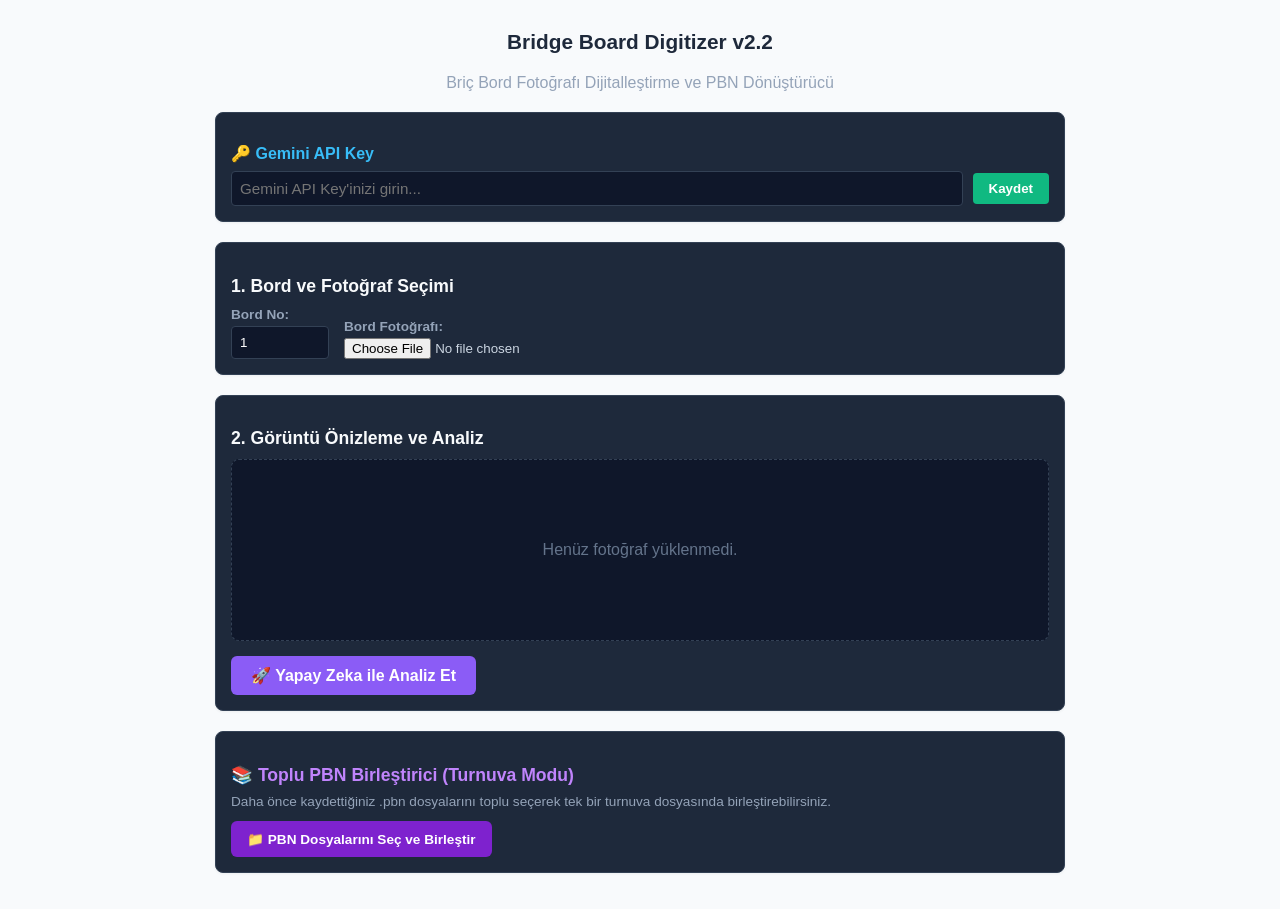
<file: index.html>
<!DOCTYPE html>
<html lang="tr">
<head>
    <meta charset="UTF-8">
    <meta name="viewport" content="width=device-width, initial-scale=1.0">
    <title>Bridge Board Digitizer v2.2</title>
    <link rel="stylesheet" href="style.css">
</head>
<body>
    <div class="container">
        <header style="margin-bottom: 20px; text-align: center;">
            <h1>Bridge Board Digitizer v2.2</h1>
            <p style="color: #94a3b8;">Briç Bord Fotoğrafı Dijitalleştirme ve PBN Dönüştürücü</p>
        </header>

        <!-- API KEY PANELİ -->
        <div class="panel" style="background: #1e293b; border: 1px solid #334155; margin-bottom: 20px; padding: 15px; border-radius: 8px;">
            <h3 style="color: #38bdf8; font-size: 1rem; margin-bottom: 8px;">🔑 Gemini API Key</h3>
            <div style="display: flex; gap: 10px; align-items: center;">
                <input type="password" id="apiKeyInput" placeholder="Gemini API Key'inizi girin..." style="flex-grow: 1; padding: 8px; border-radius: 4px; border: 1px solid #334155; background: #0f172a; color: #fff;">
                <button id="btn-save-key" style="background: #10b981; color: white; border: none; padding: 8px 16px; border-radius: 4px; cursor: pointer; font-weight: bold;">Kaydet</button>
            </div>
        </div>

        <!-- 1. KONTROL VE YÜKLEME PANELİ -->
        <div class="panel" style="background: #1e293b; border: 1px solid #334155; margin-bottom: 20px; padding: 15px; border-radius: 8px;">
            <h3 style="color: #f8fafc; font-size: 1.1rem; margin-bottom: 10px;">1. Bord ve Fotoğraf Seçimi</h3>
            <div style="display: flex; gap: 15px; align-items: flex-end; margin-top: 10px;">
                <div>
                    <label for="board-number" style="display: block; font-size: 0.85rem; color: #94a3b8; margin-bottom: 4px;">Bord No:</label>
                    <input type="number" id="board-number" value="1" min="1" max="99" style="width: 80px; padding: 8px; border-radius: 4px; border: 1px solid #334155; background: #0f172a; color: #fff;">
                </div>
                <div style="flex-grow: 1;">
                    <label for="imageInput" style="display: block; font-size: 0.85rem; color: #94a3b8; margin-bottom: 4px;">Bord Fotoğrafı:</label>
                    <input type="file" id="imageInput" accept="image/*" style="color: #cbd5e1;">
                </div>
            </div>
        </div>

        <!-- 2. GÖRSEL ÖNİZLEME ALANI -->
        <div class="panel" id="crop-panel" style="background: #1e293b; border: 1px solid #334155; margin-bottom: 20px; padding: 15px; border-radius: 8px;">
            <h3 style="color: #f8fafc; font-size: 1.1rem; margin-bottom: 10px;">2. Görüntü Önizleme ve Analiz</h3>
            <div style="margin-top: 10px; text-align: center; background: #0f172a; padding: 15px; border-radius: 8px; border: 1px dashed #334155; min-height: 150px; display: flex; align-items: center; justify-content: center;">
                <div id="crop-container" style="max-width: 100%; overflow: hidden;">
                    <canvas id="cropCanvas" style="max-width: 100%; height: auto; display: none;"></canvas>
                    <p id="crop-placeholder" style="color: #64748b;">Henüz fotoğraf yüklenmedi.</p>
                </div>
            </div>
            <div style="margin-top: 15px;">
                <button id="btn-analyze" style="background: #8b5cf6; color: white; border: none; padding: 10px 20px; border-radius: 6px; cursor: pointer; font-weight: bold; font-size: 1rem;">🚀 Yapay Zeka ile Analiz Et</button>
            </div>
        </div>

        <!-- 3. ANALİZ SONUÇLARI VE KART DÜZENLEME -->
        <div class="panel" id="results-panel" style="display: none; background: #1e293b; border: 1px solid #334155; margin-bottom: 20px; padding: 15px; border-radius: 8px;">
            <h3 style="color: #f8fafc; font-size: 1.1rem; margin-bottom: 10px;">3. Analiz Sonuçları ve Kart Düzenleme</h3>
            <div id="deck-validation-status" class="status-banner" style="margin-top: 10px; padding: 10px; border-radius: 4px; font-weight: bold;"></div>
            <div id="hands-editor-container" style="margin-top: 15px; overflow-x: auto;"></div>
        </div>

        <!-- 4. HIZLI KONTROL - GÖRSEL EL GÖRÜNÜMÜ -->
        <div class="panel" id="inspectorPanel" style="display: none; background: #1e293b; border: 1px solid #334155; margin-bottom: 20px; padding: 15px; border-radius: 8px;">
            <div style="color: #38bdf8; font-weight: bold; margin-bottom: 12px; font-size: 1.05rem;">🔍 Hızlı Kontrol - Briç Eli Görünümü</div>
            <div id="handsInspector" style="display: grid; grid-template-columns: repeat(auto-fit, minmax(220px, 1fr)); gap: 12px;"></div>
        </div>

        <!-- 5. PBN VE GÖRSEL DOSYA YÖNETİMİ -->
        <div class="panel" id="pbn-panel" style="display: none; background: #1e293b; border: 1px solid #334155; margin-bottom: 20px; padding: 15px; border-radius: 8px;">
            <h3 style="color: #f8fafc; font-size: 1.1rem; margin-bottom: 10px;">4. PBN ve Görsel Dosya Yönetimi</h3>
            <div style="margin-bottom: 10px;">
                <textarea id="pbn-output" readonly style="width: 100%; height: 120px; background: #0f172a; color: #38bdf8; font-family: monospace; padding: 10px; border-radius: 6px; border: 1px solid #334155;"></textarea>
            </div>
            <div style="display: flex; gap: 10px; flex-wrap: wrap;">
                <button id="btn-copy-pbn" style="background: #334155; color: white; border: none; padding: 8px 14px; border-radius: 4px; cursor: pointer;">📋 PBN Kopyala</button>
                <button id="btn-download-pbn" style="background: #10b981; color: white; border: none; padding: 8px 14px; border-radius: 4px; cursor: pointer;">💾 Mevcut PBN İndir</button>
                <button id="btn-download-image" style="background: #0ea5e9; color: white; border: none; padding: 8px 14px; border-radius: 4px; cursor: pointer;">🖼️ 4 Yön Görselini İndir</button>
                <button id="btn-export-all-pbn" style="background: #8b5cf6; color: white; border: none; padding: 8px 14px; border-radius: 4px; cursor: pointer;">📦 Tüm Bordları Tek PBN İndir</button>
                <button id="btn-reset-memory" style="background: #ef4444; color: white; border: none; padding: 8px 14px; border-radius: 4px; cursor: pointer;">🗑️ Hafızayı Sıfırla</button>
            </div>
        </div>

        <!-- 6. TOPLU PBN BİRLEŞTİRİCİ -->
        <div class="panel" style="background: #1e293b; border: 1px solid #334155; padding: 15px; border-radius: 8px;">
            <h3 style="color: #c084fc; font-size: 1.1rem; margin-bottom: 8px;">📚 Toplu PBN Birleştirici (Turnuva Modu)</h3>
            <p style="font-size: 0.85rem; color: #94a3b8; margin: 8px 0 12px 0;">Daha önce kaydettiğiniz .pbn dosyalarını toplu seçerek tek bir turnuva dosyasında birleştirebilirsiniz.</p>
            <label for="mergeFileInput" style="background: #7e22ce; display: inline-block; cursor: pointer; color: white; padding: 10px 16px; border-radius: 6px; font-weight: bold;">📁 PBN Dosyalarını Seç ve Birleştir</label>
            <input type="file" id="mergeFileInput" accept=".pbn" multiple style="display:none;">
            <div id="mergeStatus" style="margin-top: 10px; display: none; padding: 10px; border-radius: 4px; font-weight: bold;"></div>
        </div>
    </div>

    <!-- Çoklu Dosya Yapısı İçin Script Bağlantıları -->
    <script src="script1.js"></script>
    <script src="script2.js"></script>
</body>
</html>
</file>
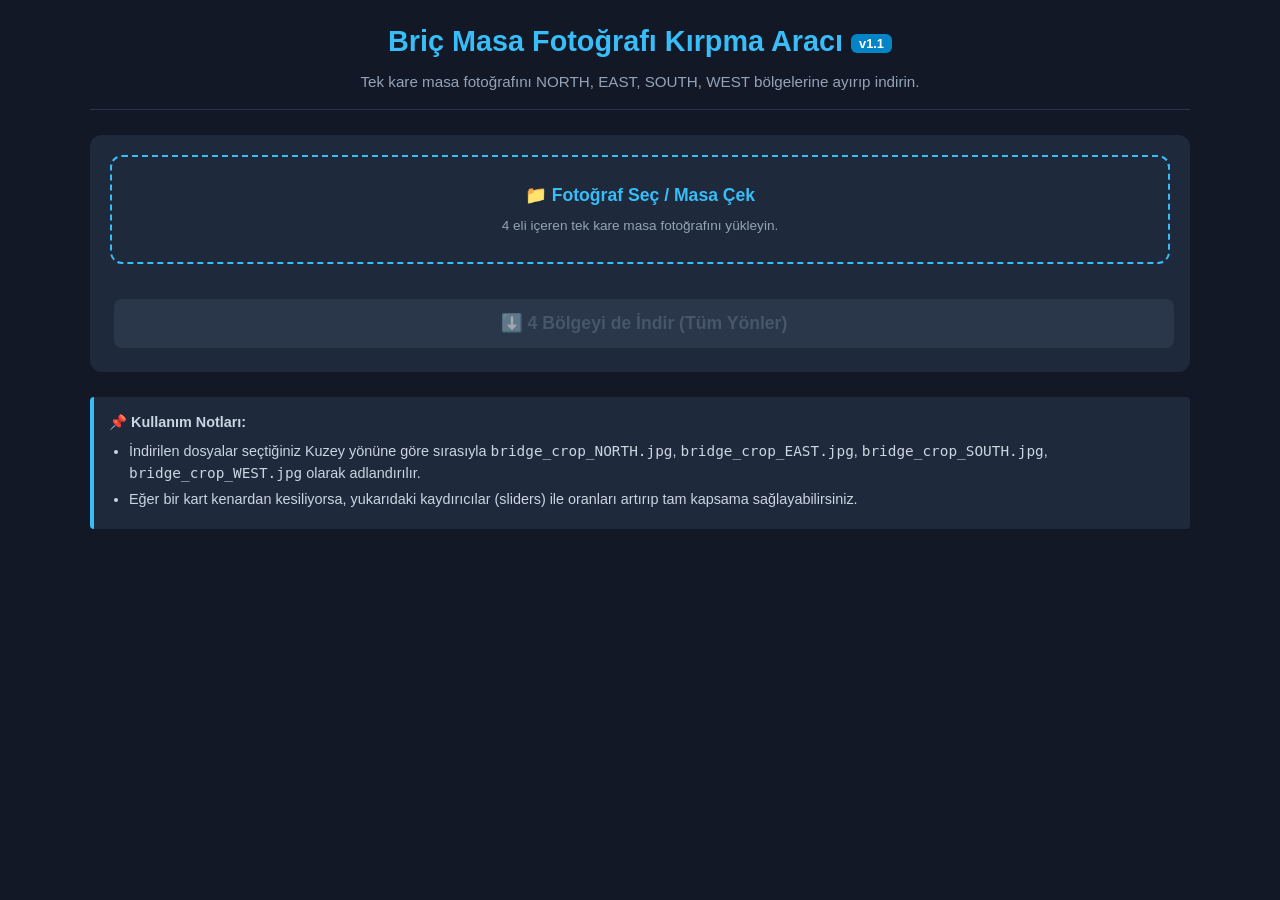
<file: crop(2).html>
<!DOCTYPE html>
<html lang="tr">
<head>
    <meta charset="UTF-8">
    <meta name="viewport" content="width=device-width, initial-scale=1.0">
    <title>Briç Masa Fotoğrafı Kırpma Aracı v1.1</title>
    <style>
        * { box-sizing: border-box; margin: 0; padding: 0; }
        body { font-family: -apple-system, BlinkMacSystemFont, "Segoe UI", Roboto, Helvetica, Arial, sans-serif; background: #121826; color: #f0f4f8; padding: 20px; line-height: 1.5; }
        .container { max-width: 1100px; margin: 0 auto; }
        header { text-align: center; margin-bottom: 25px; padding-bottom: 15px; border-bottom: 1px solid #2a3447; }
        h1 { font-size: 1.8rem; color: #38bdf8; margin-bottom: 8px; }
        .badge { background: #0284c7; color: #fff; padding: 2px 8px; border-radius: 6px; font-size: 0.8rem; vertical-align: middle; }
        p.subtitle { color: #94a3b8; font-size: 0.95rem; }

        .panel { background: #1e293b; padding: 20px; border-radius: 12px; margin-bottom: 25px; }
        .upload-area { background: #1e293b; border: 2px dashed #38bdf8; border-radius: 12px; padding: 25px; text-align: center; margin-bottom: 20px; cursor: pointer; transition: border-color 0.2s; }
        .upload-area:hover { border-color: #7dd3fc; }
        .btn-upload { color: #38bdf8; font-weight: 700; font-size: 1.1rem; }
        .upload-hint { color: #94a3b8; font-size: 0.85rem; margin-top: 8px; display: block; }

        .btn { display: inline-block; background: #0284c7; color: white; padding: 10px 20px; border-radius: 8px; font-weight: 600; cursor: pointer; border: none; font-size: 0.95rem; transition: background 0.2s; text-decoration: none; margin: 4px; }
        .btn:hover { background: #0369a1; }
        .btn:disabled { background: #334155; color: #64748b; cursor: not-allowed; opacity: 0.6; }
        .btn-success { background: #10b981; }
        .btn-success:hover { background: #059669; }
        .btn-large { width: 100%; padding: 14px; font-size: 1.1rem; margin-top: 15px; }

        /* MANUEL SLIDER PANELSİ */
        .controls-card { background: #0f172a; padding: 18px; border-radius: 10px; margin-bottom: 20px; border: 1px solid #334155; }
        .controls-card h3 { font-size: 1rem; color: #f1f5f9; margin-bottom: 15px; border-bottom: 1px solid #1e293b; padding-bottom: 8px; }
        .grid-controls { display: grid; grid-template-columns: repeat(auto-fit, minmax(220px, 1fr)); gap: 15px; }
        .control-group { background: #1e293b; padding: 12px; border-radius: 8px; }
        .control-group label { display: block; font-size: 0.85rem; color: #cbd5e1; margin-bottom: 6px; }
        .control-group input[type="range"] { width: 100%; cursor: pointer; }
        .val-badge { float: right; color: #38bdf8; font-weight: bold; }

        /* UYARI BANNERI */
        .status-banner { padding: 12px 16px; border-radius: 8px; margin-bottom: 20px; font-size: 0.95rem; text-align: center; }
        .status-info { background: #0f172a; border: 1px solid #38bdf8; color: #7dd3fc; }
        .status-success { background: #064e3b; border: 1px solid #10b981; color: #6ee7b7; }

        /* KADRAJ GRID DÜZENİ */
        .table-grid { display: flex; flex-direction: column; align-items: center; gap: 15px; margin: 20px 0; }
        .grid-middle-row { display: flex; justify-content: center; gap: 15px; width: 100%; flex-wrap: wrap; }

        .crop-card { background: #1e293b; border-radius: 12px; border: 1px solid #334155; padding: 12px; width: 280px; display: flex; flex-direction: column; align-items: center; transition: all 0.2s; }
        .crop-card.is-north { border: 2px solid #38bdf8; box-shadow: 0 0 12px rgba(56, 189, 248, 0.3); }
        .crop-card.is-assigned { border: 1px solid #10b981; }

        .region-label { font-size: 0.85rem; color: #94a3b8; font-weight: 600; text-transform: uppercase; margin-bottom: 6px; }

        /* YÖN ETİKETLERİ */
        .dir-badge { font-size: 0.8rem; font-weight: 700; padding: 4px 10px; border-radius: 20px; margin-bottom: 8px; }
        .dir-badge.unassigned { background: #334155; color: #94a3b8; }
        .dir-badge.badge-N { background: #0284c7; color: #fff; }
        .dir-badge.badge-E { background: #d97706; color: #fff; }
        .dir-badge.badge-S { background: #16a34a; color: #fff; }
        .dir-badge.badge-W { background: #9333ea; color: #fff; }

        /* GÖRSEL BOYUT KISITLAMASI */
        .crop-preview-img { width: 100%; max-height: 200px; object-fit: contain; border-radius: 6px; border: 1px solid #0f172a; background: #090d16; margin: 8px 0; display: block; }

        .btn-set-north { background: #0f172a; color: #38bdf8; border: 1px solid #38bdf8; padding: 8px 12px; border-radius: 6px; font-size: 0.85rem; font-weight: 600; cursor: pointer; width: 100%; margin-top: 6px; transition: all 0.2s; }
        .btn-set-north:hover { background: #38bdf8; color: #0f172a; }

        .info-box { background: #1e293b; border-left: 4px solid #38bdf8; padding: 15px; border-radius: 4px; margin-top: 25px; font-size: 0.9rem; color: #cbd5e1; }
        .info-box ul { margin-left: 20px; margin-top: 8px; }
        .info-box li { margin-bottom: 4px; }
    </style>
</head>
<body>

    <div class="container">
        <header>
            <h1>Briç Masa Fotoğrafı Kırpma Aracı <span class="badge">v1.1</span></h1>
            <p class="subtitle">Tek kare masa fotoğrafını NORTH, EAST, SOUTH, WEST bölgelerine ayırıp indirin.</p>
        </header>

        <div class="panel">
            <div class="upload-area" onclick="document.getElementById('imageInput').click()">
                <div class="btn-upload">📁 Fotoğraf Seç / Masa Çek</div>
                <input type="file" id="imageInput" accept="image/*" style="display:none;" onchange="handleImageUpload(event)">
                <span class="upload-hint">4 eli içeren tek kare masa fotoğrafını yükleyin.</span>
            </div>

            <!-- MANUEL SLIDER AYARLARI (Orijinal Yüzdeler & ID'ler) -->
            <div class="controls-card" id="controlsCard" style="display: none;">
                <h3>⚙️ Kırpma Oranları ve Örtüşme Payları (Canlı Ayar)</h3>
                <div class="grid-controls">
                    <div class="control-group">
                        <label>KUZEY (NORTH - Üst Yükseklik): <span class="val-badge" id="valTop">38%</span></label>
                        <input type="range" id="sliderTop" min="20" max="60" value="38" oninput="updateCrops()">
                    </div>
                    <div class="control-group">
                        <label>GÜNEY (SOUTH - Alt Yükseklik): <span class="val-badge" id="valBottom">38%</span></label>
                        <input type="range" id="sliderBottom" min="20" max="60" value="38" oninput="updateCrops()">
                    </div>
                    <div class="control-group">
                        <label>BATI (WEST - Sol Genişlik): <span class="val-badge" id="valLeft">42%</span></label>
                        <input type="range" id="sliderLeft" min="20" max="60" value="42" oninput="updateCrops()">
                    </div>
                    <div class="control-group">
                        <label>DOĞU (EAST - Sağ Genişlik): <span class="val-badge" id="valRight">42%</span></label>
                        <input type="range" id="sliderRight" min="20" max="60" value="42" oninput="updateCrops()">
                    </div>
                </div>
                <p style="font-size:0.8rem; color:#94a3b8; margin-top: 10px;">* Kartların dışarıda kalmaması için orta kısımlarda bilinçli olarak örtüşme (overlap) bırakılmıştır.</p>
            </div>

            <div id="statusBanner" class="status-banner status-info" style="display:none;">
                ⚠️ Lütfen Kuzey (N) olan kutunun altındaki <strong>"🧭 Bu Kutu Kuzey (N)"</strong> butonuna tıklayın.
            </div>

            <!-- 4 BÖLGE KADRAJ GRIDI -->
            <div class="table-grid" id="tableGrid" style="display: none;">
                
                <!-- ÜST BÖLGE (Index 0) -->
                <div class="crop-card" id="cropCard-0">
                    <span class="region-label">Üst Bölge</span>
                    <span id="cropBadge-0" class="dir-badge unassigned">Seçilmedi</span>
                    <img id="cropPrev-0" class="crop-preview-img" alt="Üst">
                    <button class="btn-set-north" onclick="setNorthPosition(0)">🧭 Bu Kutu Kuzey (N)</button>
                </div>

                <!-- ORTA SATIR: SOL (Index 3) & SAĞ (Index 1) -->
                <div class="grid-middle-row">
                    <div class="crop-card" id="cropCard-3">
                        <span class="region-label">Sol Bölge</span>
                        <span id="cropBadge-3" class="dir-badge unassigned">Seçilmedi</span>
                        <img id="cropPrev-3" class="crop-preview-img" alt="Sol">
                        <button class="btn-set-north" onclick="setNorthPosition(3)">🧭 Bu Kutu Kuzey (N)</button>
                    </div>

                    <div class="crop-card" id="cropCard-1">
                        <span class="region-label">Sağ Bölge</span>
                        <span id="cropBadge-1" class="dir-badge unassigned">Seçilmedi</span>
                        <img id="cropPrev-1" class="crop-preview-img" alt="Sağ">
                        <button class="btn-set-north" onclick="setNorthPosition(1)">🧭 Bu Kutu Kuzey (N)</button>
                    </div>
                </div>

                <!-- ALT BÖLGE (Index 2) -->
                <div class="crop-card" id="cropCard-2">
                    <span class="region-label">Alt Bölge</span>
                    <span id="cropBadge-2" class="dir-badge unassigned">Seçilmedi</span>
                    <img id="cropPrev-2" class="crop-preview-img" alt="Alt">
                    <button class="btn-set-north" onclick="setNorthPosition(2)">🧭 Bu Kutu Kuzey (N)</button>
                </div>

            </div>

            <button id="btnDownload" class="btn btn-success btn-large" disabled onclick="downloadAllCrops()">
                ⬇️ 4 Bölgeyi de İndir (Tüm Yönler)
            </button>
        </div>

        <div class="info-box">
            <strong>📌 Kullanım Notları:</strong>
            <ul>
                <li>İndirilen dosyalar seçtiğiniz Kuzey yönüne göre sırasıyla <code>bridge_crop_NORTH.jpg</code>, <code>bridge_crop_EAST.jpg</code>, <code>bridge_crop_SOUTH.jpg</code>, <code>bridge_crop_WEST.jpg</code> olarak adlandırılır.</li>
                <li>Eğer bir kart kenardan kesiliyorsa, yukarıdaki kaydırıcılar (sliders) ile oranları artırıp tam kapsama sağlayabilirsiniz.</li>
            </ul>
        </div>
    </div>

    <script>
        const dirNames = ['N', 'E', 'S', 'W'];
        const dirLabels = { N: 'KUZEY (N)', E: 'DOĞU (E)', S: 'GÜNEY (S)', W: 'BATI (W)' };
        const dirFileSuffix = { N: 'NORTH', E: 'EAST', S: 'SOUTH', W: 'WEST' };

        let loadedImage = null;
        let activeNorthIndex = null;
        const boxCanvases = [null, null, null, null];
        const boxAssignedDirs = [null, null, null, null];

        function handleImageUpload(e) {
            const file = e.target.files[0];
            if (!file) return;

            const reader = new FileReader();
            reader.onload = function(evt) {
                const img = new Image();
                img.onload = function() {
                    loadedImage = img;
                    document.getElementById('controlsCard').style.display = 'block';
                    document.getElementById('tableGrid').style.display = 'flex';
                    document.getElementById('statusBanner').style.display = 'block';
                    updateCrops();
                    resetDirections();
                };
                img.src = evt.target.result;
            };
            reader.readAsDataURL(file);
        }

        function updateCrops() {
            if (!loadedImage) return;

            const topPct = parseInt(document.getElementById('sliderTop').value) / 100;
            const bottomPct = parseInt(document.getElementById('sliderBottom').value) / 100;
            const leftPct = parseInt(document.getElementById('sliderLeft').value) / 100;
            const rightPct = parseInt(document.getElementById('sliderRight').value) / 100;

            document.getElementById('valTop').innerText = Math.round(topPct * 100) + '%';
            document.getElementById('valBottom').innerText = Math.round(bottomPct * 100) + '%';
            document.getElementById('valLeft').innerText = Math.round(leftPct * 100) + '%';
            document.getElementById('valRight').innerText = Math.round(rightPct * 100) + '%';

            const w = loadedImage.naturalWidth;
            const h = loadedImage.naturalHeight;

            // Ilk çalışan kodunuzun birebir bölge hesaplamaları:
            // Box 0: Üst (Top)
            // Box 1: Sağ (East)
            // Box 2: Alt (Bottom)
            // Box 3: Sol (West)
            const cropSpecs = [
                { x: 0, y: 0, width: w, height: topPct * h },                          // Box 0 (Üst)
                { x: (1 - rightPct) * w, y: 0.18 * h, width: rightPct * w, height: 0.64 * h }, // Box 1 (Sağ)
                { x: 0, y: (1 - bottomPct) * h, width: w, height: bottomPct * h },     // Box 2 (Alt)
                { x: 0, y: 0.18 * h, width: leftPct * w, height: 0.64 * h }            // Box 3 (Sol)
            ];

            for (let i = 0; i < 4; i++) {
                const spec = cropSpecs[i];
                const canvas = document.createElement('canvas');
                canvas.width = Math.round(spec.width);
                canvas.height = Math.round(spec.height);

                const ctx = canvas.getContext('2d');
                ctx.drawImage(
                    loadedImage,
                    Math.round(spec.x), Math.round(spec.y), Math.round(spec.width), Math.round(spec.height),
                    0, 0, canvas.width, canvas.height
                );

                boxCanvases[i] = canvas;
                document.getElementById(`cropPrev-${i}`).src = canvas.toDataURL('image/jpeg', 0.92);
            }
        }

        function resetDirections() {
            activeNorthIndex = null;
            for (let i = 0; i < 4; i++) {
                boxAssignedDirs[i] = null;
                const card = document.getElementById(`cropCard-${i}`);
                const badge = document.getElementById(`cropBadge-${i}`);
                
                if (card) card.className = 'crop-card';
                if (badge) {
                    badge.className = 'dir-badge unassigned';
                    badge.innerText = 'Seçilmedi';
                }
            }
            document.getElementById('btnDownload').disabled = true;
            
            const banner = document.getElementById('statusBanner');
            banner.className = 'status-banner status-info';
            banner.innerHTML = '⚠️ Lütfen Kuzey (N) olan kutunun altındaki <strong>"🧭 Bu Kutu Kuzey (N)"</strong> butonuna tıklayın.';
        }

        function setNorthPosition(northIndex) {
            activeNorthIndex = northIndex;

            for (let k = 0; k < 4; k++) {
                const boxIdx = (northIndex + k) % 4;
                const dir = dirNames[k];
                boxAssignedDirs[boxIdx] = dir;

                const card = document.getElementById(`cropCard-${boxIdx}`);
                const badge = document.getElementById(`cropBadge-${boxIdx}`);

                if (card) card.className = boxIdx === northIndex ? 'crop-card is-north' : 'crop-card is-assigned';
                if (badge) {
                    badge.className = `dir-badge badge-${dir}`;
                    badge.innerText = dirLabels[dir];
                }
            }

            document.getElementById('btnDownload').disabled = false;

            const banner = document.getElementById('statusBanner');
            banner.className = 'status-banner status-success';
            banner.innerHTML = '✅ Kuzey belirlendi! Tüm yönler saat yönünde (N → E → S → W) atandı. İndirebilirsiniz.';
        }

        async function downloadAllCrops() {
            if (activeNorthIndex === null) return;

            const downloadBtn = document.getElementById('btnDownload');
            downloadBtn.disabled = true;
            downloadBtn.innerText = '⏳ Fotoğraflar İndiriliyor...';

            for (let i = 0; i < 4; i++) {
                const canvas = boxCanvases[i];
                const dir = boxAssignedDirs[i];
                if (!canvas || !dir) continue;

                const fileName = `bridge_crop_${dirFileSuffix[dir]}.jpg`;
                const dataUrl = canvas.toDataURL('image/jpeg', 0.95);

                const link = document.createElement('a');
                link.href = dataUrl;
                link.download = fileName;
                document.body.appendChild(link);
                link.click();
                document.body.removeChild(link);

                await new Promise(resolve => setTimeout(resolve, 300));
            }

            downloadBtn.disabled = false;
            downloadBtn.innerText = '⬇️ 4 Bölgeyi de İndir (Tüm Yönler)';
        }
    </script>
</body>
</html>
</file>
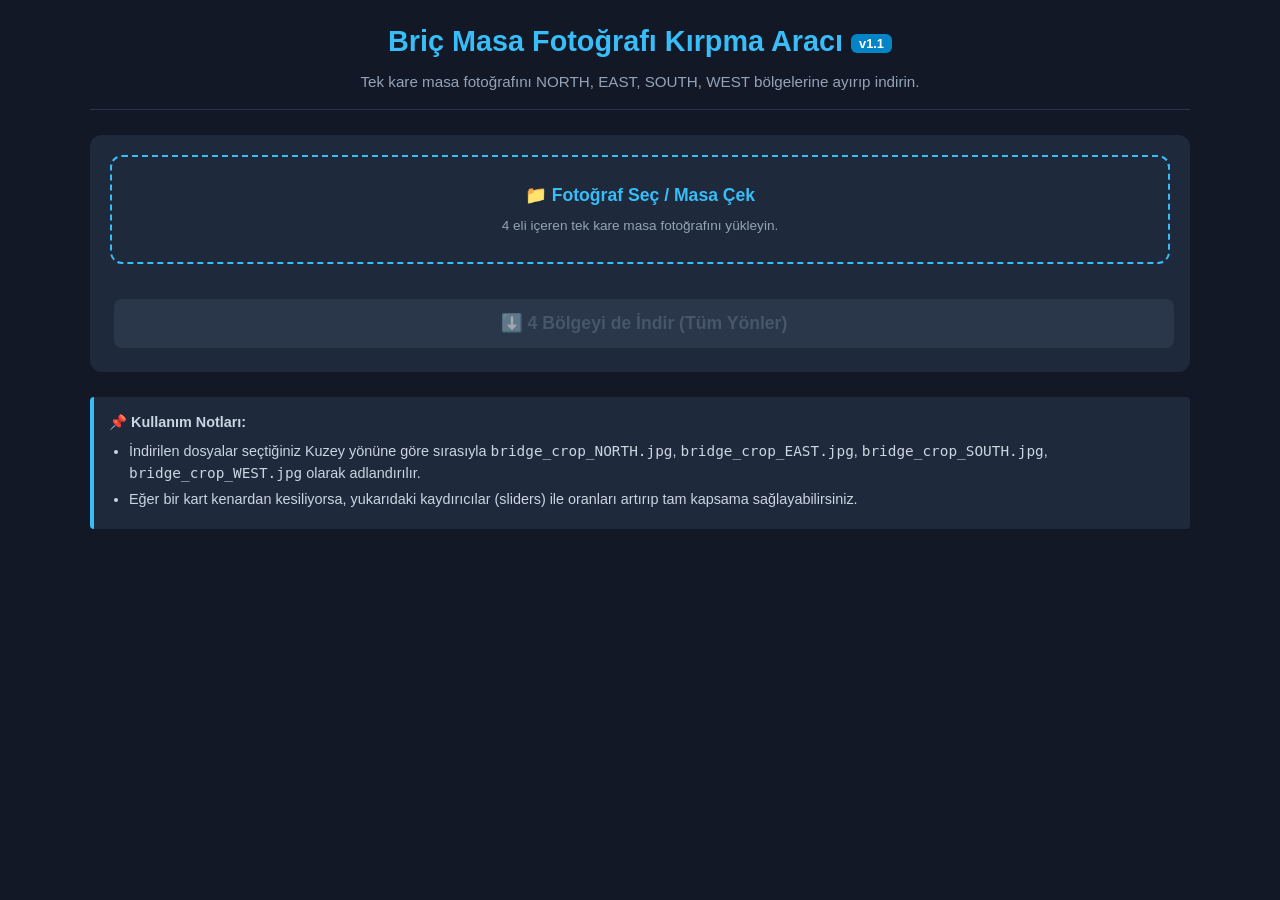
<file: crop.html>
<!DOCTYPE html>
<html lang="tr">
<head>
    <meta charset="UTF-8">
    <meta name="viewport" content="width=device-width, initial-scale=1.0">
    <title>Briç Masa Fotoğrafı Kırpma Aracı v1.1</title>
    <link rel="stylesheet" href="cropstyle.css">
    <script src="cropscript.js"></script>
</head>
<body>

    <div class="container">
        <header>
            <h1>Briç Masa Fotoğrafı Kırpma Aracı <span class="badge">v1.1</span></h1>
            <p class="subtitle">Tek kare masa fotoğrafını NORTH, EAST, SOUTH, WEST bölgelerine ayırıp indirin.</p>
        </header>

        <div class="panel">
            <div class="upload-area" onclick="document.getElementById('imageInput').click()">
                <div class="btn-upload">📁 Fotoğraf Seç / Masa Çek</div>
                <input type="file" id="imageInput" accept="image/*" style="display:none;" onchange="handleImageUpload(event)">
                <span class="upload-hint">4 eli içeren tek kare masa fotoğrafını yükleyin.</span>
            </div>

            <!-- MANUEL SLIDER AYARLARI (Orijinal Yüzdeler & ID'ler) -->
            <div class="controls-card" id="controlsCard" style="display: none;">
                <h3>⚙️ Kırpma Oranları ve Örtüşme Payları (Canlı Ayar)</h3>
                <div class="grid-controls">
                    <div class="control-group">
                        <label>KUZEY (NORTH - Üst Yükseklik): <span class="val-badge" id="valTop">38%</span></label>
                        <input type="range" id="sliderTop" min="20" max="60" value="38" oninput="updateCrops()">
                    </div>
                    <div class="control-group">
                        <label>GÜNEY (SOUTH - Alt Yükseklik): <span class="val-badge" id="valBottom">38%</span></label>
                        <input type="range" id="sliderBottom" min="20" max="60" value="38" oninput="updateCrops()">
                    </div>
                    <div class="control-group">
                        <label>BATI (WEST - Sol Genişlik): <span class="val-badge" id="valLeft">42%</span></label>
                        <input type="range" id="sliderLeft" min="20" max="60" value="42" oninput="updateCrops()">
                    </div>
                    <div class="control-group">
                        <label>DOĞU (EAST - Sağ Genişlik): <span class="val-badge" id="valRight">42%</span></label>
                        <input type="range" id="sliderRight" min="20" max="60" value="42" oninput="updateCrops()">
                    </div>
                </div>
                <p style="font-size:0.8rem; color:#94a3b8; margin-top: 10px;">* Kartların dışarıda kalmaması için orta kısımlarda bilinçli olarak örtüşme (overlap) bırakılmıştır.</p>
            </div>

            <div id="statusBanner" class="status-banner status-info" style="display:none;">
                ⚠️ Lütfen Kuzey (N) olan kutunun altındaki <strong>"🧭 Bu Kutu Kuzey (N)"</strong> butonuna tıklayın.
            </div>

            <!-- 4 BÖLGE KADRAJ GRIDI -->
            <div class="table-grid" id="tableGrid" style="display: none;">
                
                <!-- ÜST BÖLGE (Index 0) -->
                <div class="crop-card" id="cropCard-0">
                    <span class="region-label">Üst Bölge</span>
                    <span id="cropBadge-0" class="dir-badge unassigned">Seçilmedi</span>
                    <img id="cropPrev-0" class="crop-preview-img" alt="Üst">
                    <button class="btn-set-north" onclick="setNorthPosition(0)">🧭 Bu Kutu Kuzey (N)</button>
                </div>

                <!-- ORTA SATIR: SOL (Index 3) & SAĞ (Index 1) -->
                <div class="grid-middle-row">
                    <div class="crop-card" id="cropCard-3">
                        <span class="region-label">Sol Bölge</span>
                        <span id="cropBadge-3" class="dir-badge unassigned">Seçilmedi</span>
                        <img id="cropPrev-3" class="crop-preview-img" alt="Sol">
                        <button class="btn-set-north" onclick="setNorthPosition(3)">🧭 Bu Kutu Kuzey (N)</button>
                    </div>

                    <div class="crop-card" id="cropCard-1">
                        <span class="region-label">Sağ Bölge</span>
                        <span id="cropBadge-1" class="dir-badge unassigned">Seçilmedi</span>
                        <img id="cropPrev-1" class="crop-preview-img" alt="Sağ">
                        <button class="btn-set-north" onclick="setNorthPosition(1)">🧭 Bu Kutu Kuzey (N)</button>
                    </div>
                </div>

                <!-- ALT BÖLGE (Index 2) -->
                <div class="crop-card" id="cropCard-2">
                    <span class="region-label">Alt Bölge</span>
                    <span id="cropBadge-2" class="dir-badge unassigned">Seçilmedi</span>
                    <img id="cropPrev-2" class="crop-preview-img" alt="Alt">
                    <button class="btn-set-north" onclick="setNorthPosition(2)">🧭 Bu Kutu Kuzey (N)</button>
                </div>

            </div>

            <button id="btnDownload" class="btn btn-success btn-large" disabled onclick="downloadAllCrops()">
                ⬇️ 4 Bölgeyi de İndir (Tüm Yönler)
            </button>
        </div>

        <div class="info-box">
            <strong>📌 Kullanım Notları:</strong>
            <ul>
                <li>İndirilen dosyalar seçtiğiniz Kuzey yönüne göre sırasıyla <code>bridge_crop_NORTH.jpg</code>, <code>bridge_crop_EAST.jpg</code>, <code>bridge_crop_SOUTH.jpg</code>, <code>bridge_crop_WEST.jpg</code> olarak adlandırılır.</li>
                <li>Eğer bir kart kenardan kesiliyorsa, yukarıdaki kaydırıcılar (sliders) ile oranları artırıp tam kapsama sağlayabilirsiniz.</li>
            </ul>
        </div>
    </div>
 
</body>
</html>
</file>
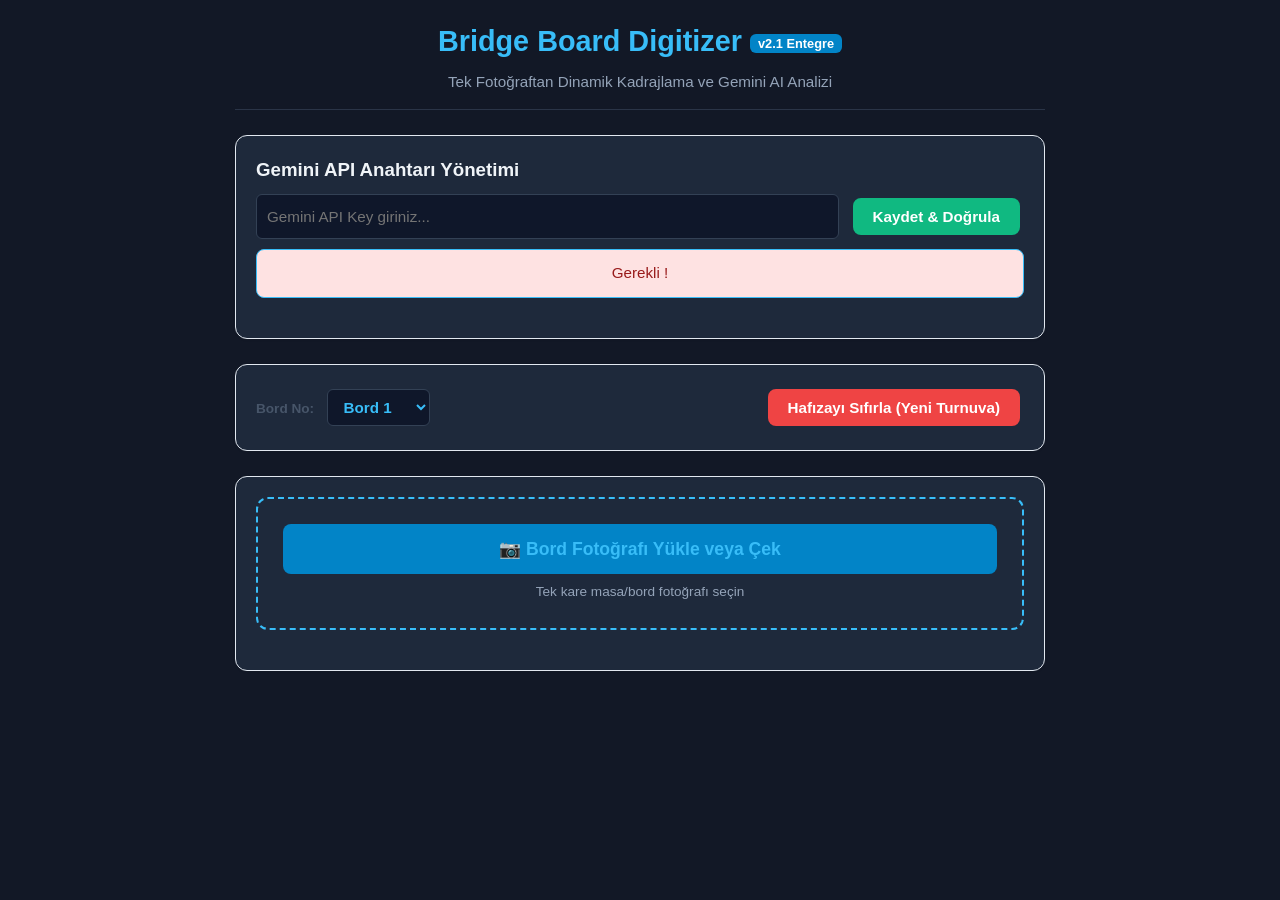
<file: index(12).html>
<!DOCTYPE html>
<html lang="tr">
<head>
    <meta charset="UTF-8">
    <meta name="viewport" content="width=device-width, initial-scale=1.0">
    <title>Bridge Board Digitizer - Entegre Kadraj Sistemi</title>
    <link rel="stylesheet" href="style.css">
    <link rel="stylesheet" href="cropstyle.css">
</head>
<body>
    <div class="container">
        <header>
            <h1>Bridge Board Digitizer <span class="badge">v2.1 Entegre</span></h1>
            <p class="subtitle">Tek Fotoğraftan Dinamik Kadrajlama ve Gemini AI Analizi</p>
        </header>

        <!-- 1. API KEY SAKLAMA VE DOĞRULAMA PANELSİ -->
        <div class="panel" id="api-panel">
            <h3>Gemini API Anahtarı Yönetimi</h3>
            <div style="display: flex; gap: 10px; margin-top: 10px;">
                <input type="password" id="api-key-input" placeholder="Gemini API Key giriniz..." style="flex: 1; padding: 10px; border-radius: 6px; border: 1px solid #334155; background: #0f172a; color: #fff;">
                <button class="btn btn-success" id="btn-save-key">Kaydet & Doğrula</button>
            </div>
            <div id="api-status" class="status-banner status-info" style="margin-top: 10px; display: none;"></div>
        </div>

        <!-- 2. BORD NUMARASI VE TURNUVA YÖNETİMİ -->
        <div class="panel">
            <div style="display: flex; justify-content: space-between; align-items: center; flex-wrap: wrap; gap: 10px;">
                <div>
                    <label for="board-number" style="font-weight: 600; margin-right: 8px;">Bord No:</label>
                    <select id="board-number" style="padding: 8px 12px; border-radius: 6px; background: #0f172a; color: #38bdf8; border: 1px solid #334155; font-weight: bold;">
                        <!-- JS ile 1-32 arası dinamik doldurulacak -->
                    </select>
                </div>
                <div>
                    <button class="btn" id="btn-reset-memory" style="background: #ef4444;">Hafızayı Sıfırla (Yeni Turnuva)</button>
                </div>
            </div>
        </div>

        <!-- 3. DİNAMİK KADRAJLAMA VE GÖRSEL YÜKLEME ALANI -->
        <div class="panel">
            <!-- Dosya Yükleme Alanı -->
            <div class="upload-area" id="single-upload-area" onclick="document.getElementById('board-image-input').click()">
                <span class="btn-upload">📷 Bord Fotoğrafı Yükle veya Çek</span>
                <span class="upload-hint">Tek kare masa/bord fotoğrafı seçin</span>
                <input type="file" id="board-image-input" accept="image/*" onchange="handleImageUpload(event)" style="display: none;">
            </div>

            <!-- UYARI BANNERI -->
            <div class="status-banner status-info" id="statusBanner" style="display: none;">
                ⚠️ Lütfen Kuzey (N) olan kutunun altındaki <strong>"🧭 Bu Kutu Kuzey (N)"</strong> butonuna tıklayın.
            </div>

            <!-- MANUEL SLIDER PANELİ -->
<div class="controls-card" id="controlsCard" style="display: none;">
    <h3>Kırpma Oranları ve Örtüşme Payları (Canlı Ayar)</h3>
    <div class="grid-controls">
        <div class="control-group">
            <label>KUZEY (NORTH - Üst Yükseklik): <span class="val-badge" id="valTop">38%</span></label>
            <input type="range" id="sliderTop" min="10" max="60" value="38" oninput="updateCrops()">
        </div>
        <div class="control-group">
            <label>GÜNEY (SOUTH - Alt Yükseklik): <span class="val-badge" id="valBottom">38%</span></label>
            <input type="range" id="sliderBottom" min="10" max="60" value="38" oninput="updateCrops()">
        </div>
        <div class="control-group">
            <label>BATI (WEST - Sol Genişlik): <span class="val-badge" id="valLeft">42%</span></label>
            <input type="range" id="sliderLeft" min="10" max="60" value="42" oninput="updateCrops()">
        </div>
        <div class="control-group">
            <label>DOĞU (EAST - Sağ Genişlik): <span class="val-badge" id="valRight">42%</span></label>
            <input type="range" id="sliderRight" min="10" max="60" value="42" oninput="updateCrops()">
        </div>
    </div>
</div>

            <!-- 4 BÖLGELİ KADRAJ MASA DÜZENİ -->
            <div class="table-grid" id="tableGrid" style="display: none;">
                <!-- ÜST BÖLGE (Box 0) -->
                <div class="crop-card" id="cropCard-0">
                    <span class="region-label">Üst Bölge (Box 0)</span>
                    <span class="dir-badge unassigned" id="cropBadge-0">Seçilmedi</span>
                    <img id="cropPrev-0" class="crop-preview-img" alt="Üst Bölge">
                    <button class="btn-set-north" onclick="setNorthPosition(0)">🧭 Bu Kutu Kuzey (N)</button>
                </div>

                <!-- ORTA SATIR (Box 3: Sol, Box 1: Sağ) -->
                <div class="grid-middle-row">
                    <div class="crop-card" id="cropCard-3">
                        <span class="region-label">Sol Bölge (Box 3)</span>
                        <span class="dir-badge unassigned" id="cropBadge-3">Seçilmedi</span>
                        <img id="cropPrev-3" class="crop-preview-img" alt="Sol Bölge">
                        <button class="btn-set-north" onclick="setNorthPosition(3)">🧭 Bu Kutu Kuzey (N)</button>
                    </div>
                    <div class="crop-card" id="cropCard-1">
                        <span class="region-label">Sağ Bölge (Box 1)</span>
                        <span class="dir-badge unassigned" id="cropBadge-1">Seçilmedi</span>
                        <img id="cropPrev-1" class="crop-preview-img" alt="Sağ Bölge">
                        <button class="btn-set-north" onclick="setNorthPosition(1)">🧭 Bu Kutu Kuzey (N)</button>
                    </div>
                </div>

                <!-- ALT BÖLGE (Box 2) -->
                <div class="crop-card" id="cropCard-2">
                    <span class="region-label">Alt Bölge (Box 2)</span>
                    <span class="dir-badge unassigned" id="cropBadge-2">Seçilmedi</span>
                    <img id="cropPrev-2" class="crop-preview-img" alt="Alt Bölge">
                    <button class="btn-set-north" onclick="setNorthPosition(2)">🧭 Bu Kutu Kuzey (N)</button>
                </div>

                <!-- ANALİZ VE İNDİRME BUTONLARI -->
                <div style="width: 100%; margin-top: 15px;">
                    <button class="btn btn-success btn-large" id="btn-analyze" disabled>🤖 Gemini ile Analiz Et ve Kartları Oku</button>
                    <button class="btn" id="btnDownload" disabled style="display: none; width: 100%; margin-top: 8px;" onclick="downloadAllCrops()">⬇️ 4 Bölgeyi de İndir (Tüm Yönler)</button>
                </div>
            </div>
        </div>

        <!-- 4. ANALİZ SONUÇLARI VE 52 KART DOĞRULAMA MODÜLÜ -->
        <div class="panel" id="results-panel" style="display: none;">
            <h3>Analiz Sonuçları ve Doğrulama</h3>
            <div id="deck-validation-status" class="status-banner" style="margin-top: 10px;"></div>

            <!-- Kart Editör Tablosu -->
            <div id="hands-editor-container" style="margin-top: 15px; overflow-x: auto;"></div>
        </div>

        <!-- 5. PBN ÇIKTI VE TOPLU BİRLEŞTİRİCİ MODÜLÜ -->
        <div class="panel" id="pbn-panel" style="display: none;">
            <h3>PBN Dosya Yönetimi</h3>
            <div style="margin-bottom: 10px;">
                <textarea id="pbn-output" readonly style="width: 100%; height: 120px; background: #0f172a; color: #38bdf8; font-family: monospace; padding: 10px; border-radius: 6px; border: 1px solid #334155;"></textarea>
            </div>
            <div style="display: flex; gap: 10px; flex-wrap: wrap;">
                <button class="btn" id="btn-copy-pbn">📋 PBN Kopyala</button>
                <button class="btn btn-success" id="btn-download-pbn">💾 Mevcut PBN İndir</button>
            </div>

            <hr style="border-color: #334155; margin: 20px 0;">
            <h4>Turnuva Toplu PBN İçe/Dışa Aktarma</h4>
            <div style="display: flex; gap: 10px; margin-top: 10px; flex-wrap: wrap;">
                <button class="btn" id="btn-export-all-pbn" style="background: #8b5cf6;">📦 Tüm Bordları Tek PBN Olarak İndir</button>
            </div>
        </div>
    </div>

    <script src="prompts.js"></script>
    <script src="cropscript.js"></script>
    <script src="script1.js"></script>
    <script src="script2.js"></script>
</body>
</html>
</file>
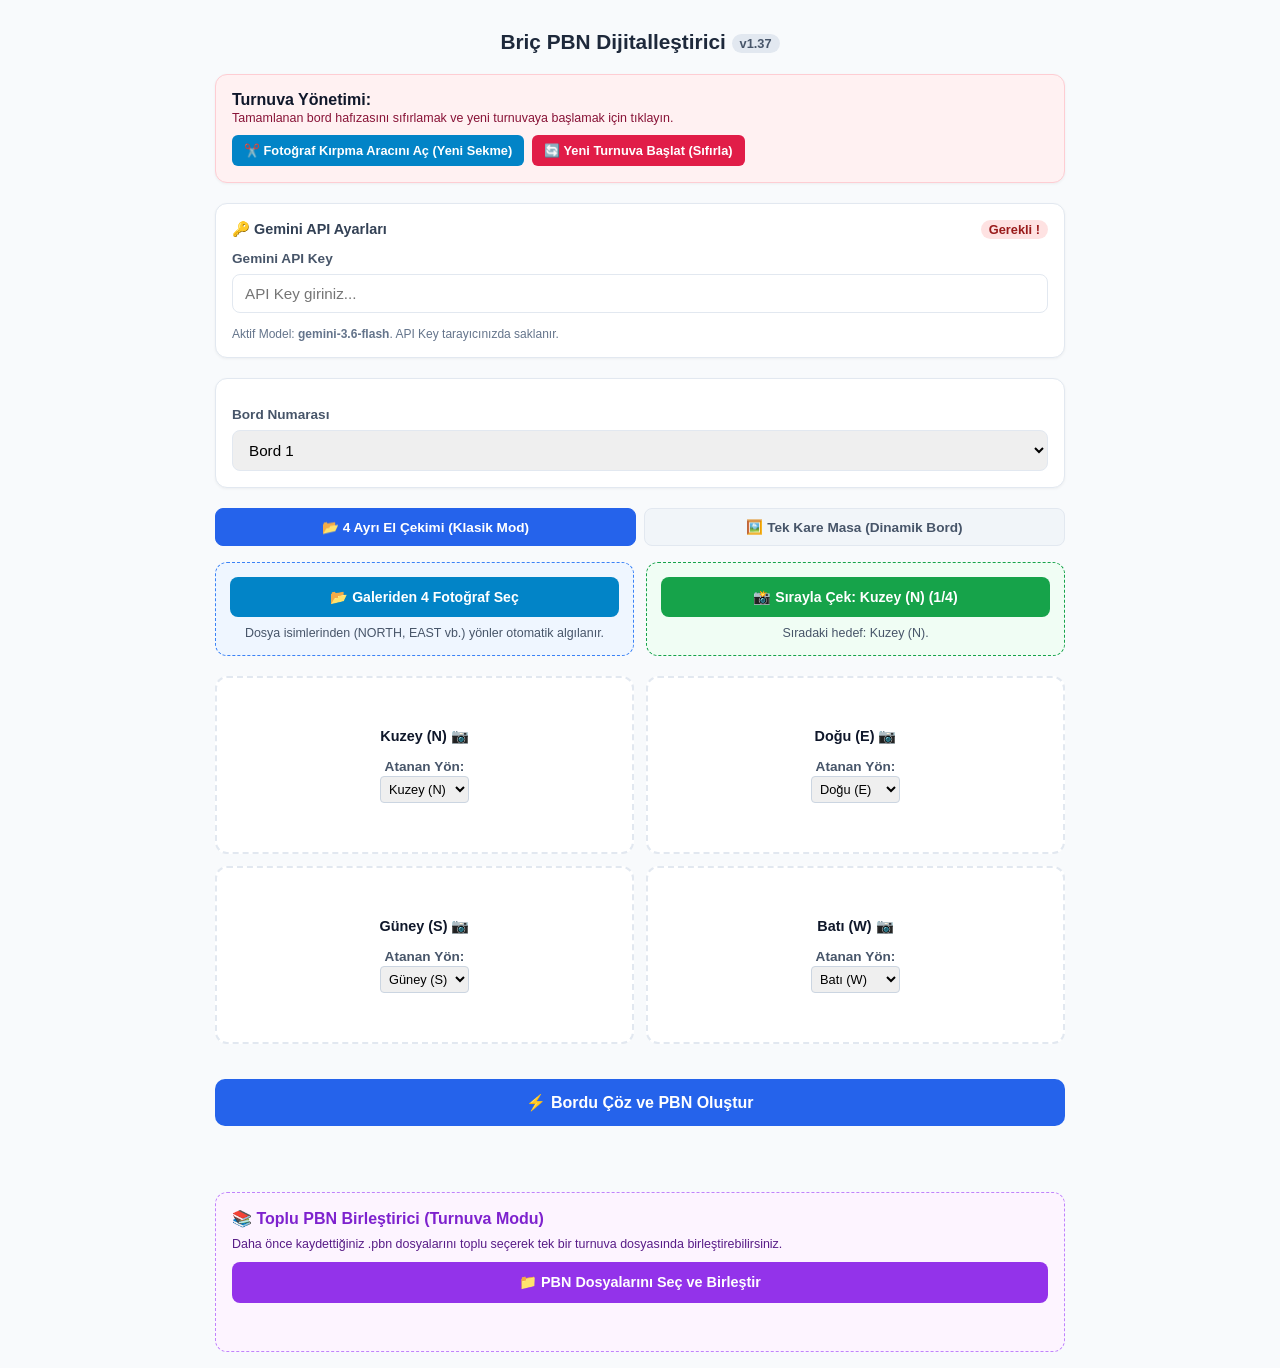
<file: index1_37(1).html>
<!DOCTYPE html>
<html lang="tr">
<head>
    <meta charset="UTF-8">
    <meta name="viewport" content="width=device-width, initial-scale=1.0">
    <link rel="icon" href="data:,">
    <title>Briç PBN Dijitalleştirici v1.37</title>
    <link rel="stylesheet" href="style.css">
    <script src="prompts.js"></script>
</head>
<body>

    <h1>Briç PBN Dijitalleştirici <span class="version-tag">v1.37</span></h1>

    <!-- TURNUVA YÖNETİMİ / SIFIRLAMA PANELİ VE KIRPMA ARACI BUTONU -->
    <div class="panel" style="background: #fff1f2; border-color: #fecdd3;">
        <div style="display: flex; justify-content: space-between; align-items: center; flex-wrap: wrap; gap: 10px;">
            <div>
                <strong>Turnuva Yönetimi:</strong>
                <div style="font-size: 0.78rem; color: #881337; margin-top: 2px;">Tamamlanan bord hafızasını sıfırlamak ve yeni turnuvaya başlamak için tıklayın.</div>
            </div>
            <div style="display: flex; gap: 8px; flex-wrap: wrap;">
                <a href="crop.html" target="_blank" style="background: #0284c7; color: white; border: none; padding: 8px 12px; border-radius: 6px; font-weight: 700; font-size: 0.8rem; text-decoration: none; display: inline-flex; align-items: center; gap: 4px;">✂️ Fotoğraf Kırpma Aracını Aç (Yeni Sekme)</a>
                <button onclick="resetTournamentHistory()" style="background: #e11d48; color: white; border: none; padding: 8px 12px; border-radius: 6px; font-weight: 700; font-size: 0.8rem; cursor: pointer;">🔄 Yeni Turnuva Başlat (Sıfırla)</button>
            </div>
        </div>
    </div>

    <!-- Ayarlar Paneli (API Key Accordion) -->
    <div class="panel">
        <div class="api-accordion-header" onclick="toggleApiKeyPanel()">
            <span>🔑 Gemini API Ayarları</span>
            <span id="apiKeyStatusBadge" class="version-tag">Durum Kontrol Ediliyor...</span>
        </div>
        <div id="apiKeyContent" class="field-group" style="display: none;">
            <label for="apiKey">Gemini API Key</label>
            <input type="password" id="apiKey" placeholder="API Key giriniz..." onchange="saveApiKey()">
            <div style="font-size: 0.75rem; color: #64748b; margin-top: 6px;">
                Aktif Model: <strong>gemini-3.6-flash</strong>. API Key tarayıcınızda saklanır.
            </div>
        </div>
    </div>

    <!-- Bord Seçim Paneli -->
    <div class="panel">
        <div class="field-group">
            <label for="boardNo">Bord Numarası</label>
            <select id="boardNo" onchange="checkSelectedBoardStatus()">
                <!-- Dinamik doldurulacak (1 - 32) -->
            </select>
            <div id="boardWarning" style="font-size: 0.8rem; color: #d97706; margin-top: 4px; display: none;"></div>
        </div>
    </div>

    <!-- MOD SEÇİCİ SEKMELER -->
    <div class="mode-tabs">
        <button id="tab4Photos" class="tab-btn active" onclick="switchMode('4photos')">📂 4 Ayrı El Çekimi (Klasik Mod)</button>
        <button id="tabSingleTable" class="tab-btn" onclick="switchMode('singleTable')">🖼️ Tek Kare Masa (Dinamik Bord)</button>
    </div>

    <!-- MOD 1: 4 AYRI GÖRSEL İLE ÇEKİM -->
    <div id="mode4PhotosArea">
        <div class="upload-options">
            <div class="upload-box">
                <label for="file-batch" class="btn-upload">
                    📂 Galeriden 4 Fotoğraf Seç
                </label>
                <input type="file" id="file-batch" accept="image/*" multiple style="display:none;" onchange="handleBatchFileSelect(event)">
                <div class="upload-desc">Dosya isimlerinden (NORTH, EAST vb.) yönler otomatik algılanır.</div>
            </div>

            <div class="upload-box sequential">
                <button id="btnSeqCamera" class="btn-upload seq-btn" onclick="triggerSeqCamera()">
                    📸 Sırayla Çek: Kuzey (1/4)
                </button>
                <input type="file" id="seqCameraInput" accept="image/*" capture="environment" style="display:none;" onchange="handleSeqCameraSelect(event)">
                <div id="seqDesc" class="upload-desc">Tek butonla N &rarr; E &rarr; S &rarr; W sırasıyla canlı çekim.</div>
                <span id="resetSeqBtn" class="reset-link" onclick="resetSeqFlow()">Sıralı çekimi sıfırla</span>
            </div>
        </div>

        <input type="file" id="singleFileInput" accept="image/*" style="display:none;" onchange="handleSingleFileSelect(event)">

        <!-- 4 El Önizleme VE Yön Atama Paneli -->
        <div class="hands-grid">
            <div class="hand-card" id="card-N">
                <div class="hand-label" onclick="triggerSingleUpload('N')" style="cursor:pointer;">Kuzey (N) 📷</div>
                <img id="preview-N" class="preview-img" alt="Kuzey" onclick="triggerSingleUpload('N')">
                <div style="margin-top: 8px; font-size: 0.78rem;">
                    <label style="display:block; margin-bottom: 2px; color: #475569;">Atanan Yön:</label>
                    <select id="select-dir-N" class="dir-select" onchange="handleDirSelectChange('N', this.value)" style="width: 100%; padding: 4px; font-size: 0.8rem; border-radius: 4px; border: 1px solid #cbd5e1;">
                        <option value="N" selected>Kuzey (N)</option>
                        <option value="E">Doğu (E)</option>
                        <option value="S">Güney (S)</option>
                        <option value="W">Batı (W)</option>
                    </select>
                </div>
            </div>
            
            <div class="hand-card" id="card-E">
                <div class="hand-label" onclick="triggerSingleUpload('E')" style="cursor:pointer;">Doğu (E) 📷</div>
                <img id="preview-E" class="preview-img" alt="Doğu" onclick="triggerSingleUpload('E')">
                <div style="margin-top: 8px; font-size: 0.78rem;">
                    <label style="display:block; margin-bottom: 2px; color: #475569;">Atanan Yön:</label>
                    <select id="select-dir-E" class="dir-select" onchange="handleDirSelectChange('E', this.value)" style="width: 100%; padding: 4px; font-size: 0.8rem; border-radius: 4px; border: 1px solid #cbd5e1;">
                        <option value="N">Kuzey (N)</option>
                        <option value="E" selected>Doğu (E)</option>
                        <option value="S">Güney (S)</option>
                        <option value="W">Batı (W)</option>
                    </select>
                </div>
            </div>

            <div class="hand-card" id="card-S">
                <div class="hand-label" onclick="triggerSingleUpload('S')" style="cursor:pointer;">Güney (S) 📷</div>
                <img id="preview-S" class="preview-img" alt="Güney" onclick="triggerSingleUpload('S')">
                <div style="margin-top: 8px; font-size: 0.78rem;">
                    <label style="display:block; margin-bottom: 2px; color: #475569;">Atanan Yön:</label>
                    <select id="select-dir-S" class="dir-select" onchange="handleDirSelectChange('S', this.value)" style="width: 100%; padding: 4px; font-size: 0.8rem; border-radius: 4px; border: 1px solid #cbd5e1;">
                        <option value="N">Kuzey (N)</option>
                        <option value="E">Doğu (E)</option>
                        <option value="S" selected>Güney (S)</option>
                        <option value="W">Batı (W)</option>
                    </select>
                </div>
            </div>

            <div class="hand-card" id="card-W">
                <div class="hand-label" onclick="triggerSingleUpload('W')" style="cursor:pointer;">Batı (W) 📷</div>
                <img id="preview-W" class="preview-img" alt="Batı" onclick="triggerSingleUpload('W')">
                <div style="margin-top: 8px; font-size: 0.78rem;">
                    <label style="display:block; margin-bottom: 2px; color: #475569;">Atanan Yön:</label>
                    <select id="select-dir-W" class="dir-select" onchange="handleDirSelectChange('W', this.value)" style="width: 100%; padding: 4px; font-size: 0.8rem; border-radius: 4px; border: 1px solid #cbd5e1;">
                        <option value="N">Kuzey (N)</option>
                        <option value="E">Doğu (E)</option>
                        <option value="S">Güney (S)</option>
                        <option value="W" selected>Batı (W)</option>
                    </select>
                </div>
            </div>
        </div>
    </div>

    <!-- MOD 2: TEK KARE MASA VE DİNAMİK BORD OKUMA -->
    <div id="modeSingleTableArea" style="display: none;">
        <div class="upload-box" style="background: #faf5ff; border-color: #a855f7; padding: 20px;">
            
            <div style="display: flex; gap: 10px; justify-content: center; flex-wrap: wrap;">
                <label for="singleTableCameraInput" class="btn-upload" style="background: #9333ea; flex: 1; min-width: 140px; margin: 0;">
                    📸 Kameradan Çek
                </label>
                <input type="file" id="singleTableCameraInput" accept="image/*" capture="environment" style="display:none;" onchange="handleSingleTableSelect(event)">

                <label for="singleTableGalleryInput" class="btn-upload" style="background: #6b21a8; flex: 1; min-width: 140px; margin: 0;">
                    📂 Galeriden Seç
                </label>
                <input type="file" id="singleTableGalleryInput" accept="image/*" style="display:none;" onchange="handleSingleTableSelect(event)">
            </div>

            <div class="upload-desc" style="margin-top: 12px; font-size: 0.85rem; color: #581c87;">
                Masanın ortasındaki plastik briç kutusunu (board tray) ve 4 eldeki tüm kartları kapsayan tek bir fotoğraf seçin veya çekin.
            </div>
            <img id="previewSingleTable" class="single-table-preview" alt="Masa Görseli">
        </div>
    </div>

    <button id="btnProcess" class="btn-main" onclick="processBoard()" style="margin-top: 15px;">⚡ Bordu Çöz ve PBN Oluştur</button>
    <div id="status" class="status-box"></div>

    <!-- Sonuç Paneli -->
    <div class="panel" id="resultPanel" style="display: none;">
        <div id="validationBox" class="validation-report"></div>
        
        <label>Üretilen PBN Metni (Doğrudan düzenlenebilir):</label>
        <textarea id="pbnOutput"></textarea>
        
        <div class="action-row">
            <button class="btn-action btn-copy" onclick="copyPbn()">📋 PBN'i Kopyala</button>
            <button class="btn-action btn-download-single" onclick="downloadSinglePbn()">💾 Bord PBN ve Arşiv İndir</button>
        </div>

        <div class="inspector-title">🔍 Hızlı Kontrol - Briç Eli Görünümü</div>
        <div class="inspector-grid" id="handsInspector"></div>
    </div>

    <!-- PBN BİRLEŞTİRİCİ (TURNUVA MODÜLÜ) -->
    <div class="merger-panel">
        <div class="merger-title">📚 Toplu PBN Birleştirici (Turnuva Modu)</div>
        <div class="upload-desc" style="margin-bottom: 10px; text-align: left; color: #581c87;">
            Daha önce kaydettiğiniz .pbn dosyalarını toplu seçerek tek bir turnuva dosyasında birleştirebilirsiniz.
        </div>
        <label for="mergeFileInput" class="btn-merge-select">
            📁 PBN Dosyalarını Seç ve Birleştir
        </label>
        <input type="file" id="mergeFileInput" accept=".pbn" multiple style="display:none;" onchange="handlePbnBatchMerge(event)">
        <div id="mergeStatus" class="status-box" style="margin-top: 8px; color: #7e22ce;"></div>
    </div>

    <script>
        const COMPLETED_BOARDS_KEY = "bridge_completed_boards_v1";
        const API_MODEL = "gemini-3.6-flash";

        const handFiles = { N: null, E: null, S: null, W: null };
        let singleTableFile = null;
        let activeMode = '4photos';

        const seqDirections = ['N', 'E', 'S', 'W'];
        const seqLabels = { N: 'Kuzey (N)', E: 'Doğu (E)', S: 'Güney (S)', W: 'Batı (W)' };
        let currentSeqIndex = 0;
        let activeSingleDir = null;

        document.addEventListener('DOMContentLoaded', () => {
            const savedKey = localStorage.getItem('gemini_api_key');
            const apiKeyContent = document.getElementById('apiKeyContent');
            const badge = document.getElementById('apiKeyStatusBadge');

            if (savedKey) {
                document.getElementById('apiKey').value = savedKey;
                apiKeyContent.style.display = 'none';
                badge.innerText = "Kayıtlı ✓";
                badge.style.background = "#dcfce7";
                badge.style.color = "#166534";
            } else {
                apiKeyContent.style.display = 'flex';
                badge.innerText = "Gerekli !";
                badge.style.background = "#fee2e2";
                badge.style.color = "#991b1b";
            }

            populateBoardDropdown();
            updateSeqButtonState();
        });

        function switchMode(mode) {
            activeMode = mode;
            document.getElementById('tab4Photos').classList.toggle('active', mode === '4photos');
            document.getElementById('tabSingleTable').classList.toggle('active', mode === 'singleTable');

            document.getElementById('mode4PhotosArea').style.display = mode === '4photos' ? 'block' : 'none';
            document.getElementById('modeSingleTableArea').style.display = mode === 'singleTable' ? 'block' : 'none';
        }

        function toggleApiKeyPanel() {
            const content = document.getElementById('apiKeyContent');
            content.style.display = content.style.display === 'none' ? 'flex' : 'none';
        }

        function saveApiKey() {
            const key = document.getElementById('apiKey').value.trim();
            localStorage.setItem('gemini_api_key', key);
            const badge = document.getElementById('apiKeyStatusBadge');
            if (key) {
                badge.innerText = "Kayıtlı ✓";
                badge.style.background = "#dcfce7";
                badge.style.color = "#166534";
            }
        }

        function getCompletedBoards() {
            const stored = localStorage.getItem(COMPLETED_BOARDS_KEY);
            return stored ? JSON.parse(stored) : [];
        }

        function populateBoardDropdown() {
            const select = document.getElementById('boardNo');
            const completed = getCompletedBoards();
            let html = '';
            
            for (let i = 1; i <= 32; i++) {
                const isDone = completed.includes(i);
                const label = isDone ? `Bord ${i} (Tamamlandı ✓)` : `Bord ${i}`;
                html += `<option value="${i}">${label}</option>`;
            }
            select.innerHTML = html;
            checkSelectedBoardStatus();
        }

        function checkSelectedBoardStatus() {
            const select = document.getElementById('boardNo');
            const warningDiv = document.getElementById('boardWarning');
            const completed = getCompletedBoards();
            const selectedVal = parseInt(select.value, 10);

            if (completed.includes(selectedVal)) {
                warningDiv.style.display = 'block';
                warningDiv.innerText = `⚠️ Uyarı: Bord ${selectedVal} daha önce tamamlanmış görünüyor.`;
            } else {
                warningDiv.style.display = 'none';
            }
        }

        function resetTournamentHistory() {
            if (confirm("Yeni bir turnuvaya mı başlıyorsunuz? Tamamlanan tüm bord geçmişi sıfırlansın mı?")) {
                localStorage.removeItem(COMPLETED_BOARDS_KEY);
                populateBoardDropdown();
                alert("Turnuva hafızası sıfırlandı!");
            }
        }

        function setHandImage(dir, file) {
            if (!file) return;
            handFiles[dir] = file;
            const img = document.getElementById(`preview-${dir}`);
            if (img) {
                img.src = URL.createObjectURL(file);
                img.style.display = 'block';
            }
            const card = document.getElementById(`card-${dir}`);
            if (card) {
                card.classList.add('has-image');
            }
        }

        // Dosya isminden yön tespit etme
        function detectDirectionFromFileName(fileName) {
            const name = fileName.toUpperCase();
            if (name.includes('NORTH') || name.includes('KUZEY') || name.includes('_N.')) return 'N';
            if (name.includes('EAST') || name.includes('DOGU') || name.includes('DOĞU') || name.includes('_E.')) return 'E';
            if (name.includes('SOUTH') || name.includes('GUNEY') || name.includes('GÜNEY') || name.includes('_S.')) return 'S';
            if (name.includes('WEST') || name.includes('BATI') || name.includes('_W.')) return 'W';
            return null;
        }

        function handleBatchFileSelect(event) {
            const files = Array.from(event.target.files);
            if (files.length !== 4) {
                alert(`Lütfen tam olarak 4 adet fotoğraf seçiniz! (Seçilen: ${files.length})`);
                return;
            }

            const tempSlots = { N: null, E: null, S: null, W: null };
            const unassignedFiles = [];

            files.forEach(file => {
                const detectedDir = detectDirectionFromFileName(file.name);
                if (detectedDir && !tempSlots[detectedDir]) {
                    tempSlots[detectedDir] = file;
                } else {
                    unassignedFiles.push(file);
                }
            });

            seqDirections.forEach(dir => {
                if (!tempSlots[dir] && unassignedFiles.length > 0) {
                    tempSlots[dir] = unassignedFiles.shift();
                }
            });

            seqDirections.forEach(dir => setHandImage(dir, tempSlots[dir]));
            resetDropdownSelectors();
            currentSeqIndex = 4;
            updateSeqButtonState();
        }

        function resetDropdownSelectors() {
            seqDirections.forEach(dir => {
                const select = document.getElementById(`select-dir-${dir}`);
                if (select) select.value = dir;
            });
        }

        // Metin tabanlı yön takas (Swap) mantığı
        function handleDirSelectChange(targetSlot, selectedDir) {
            if (targetSlot === selectedDir) return;

            // Seçilen yönün şu an bulunduğu diğer kutuyu bul
            let otherSlot = null;
            seqDirections.forEach(dir => {
                if (dir !== targetSlot) {
                    const sel = document.getElementById(`select-dir-${dir}`);
                    if (sel && sel.value === selectedDir) {
                        otherSlot = dir;
                    }
                }
            });

            // Dosya nesnelerini takas et
            const tempFile = handFiles[targetSlot];
            handFiles[targetSlot] = handFiles[otherSlot];
            handFiles[otherSlot] = tempFile;

            // Önizleme görsellerini güncelle
            const imgTarget = document.getElementById(`preview-${targetSlot}`);
            const imgOther = document.getElementById(`preview-${otherSlot}`);

            if (handFiles[targetSlot]) {
                imgTarget.src = URL.createObjectURL(handFiles[targetSlot]);
                imgTarget.style.display = 'block';
                document.getElementById(`card-${targetSlot}`).classList.add('has-image');
            } else {
                imgTarget.src = '';
                imgTarget.style.display = 'none';
                document.getElementById(`card-${targetSlot}`).classList.remove('has-image');
            }

            if (handFiles[otherSlot]) {
                imgOther.src = URL.createObjectURL(handFiles[otherSlot]);
                imgOther.style.display = 'block';
                document.getElementById(`card-${otherSlot}`).classList.add('has-image');
            } else {
                imgOther.src = '';
                imgOther.style.display = 'none';
                document.getElementById(`card-${otherSlot}`).classList.remove('has-image');
            }

            // Diğer kutunun seçim değerini eski slotun değeri yap
            if (otherSlot) {
                const otherSelect = document.getElementById(`select-dir-${otherSlot}`);
                if (otherSelect) otherSelect.value = targetSlot;
            }
        }

        function triggerSeqCamera() {
            if (currentSeqIndex >= 4) currentSeqIndex = 0;
            document.getElementById('seqCameraInput').click();
        }

        function handleSeqCameraSelect(event) {
            const file = event.target.files[0];
            if (!file) return;

            setHandImage(seqDirections[currentSeqIndex], file);
            currentSeqIndex++;
            updateSeqButtonState();
            event.target.value = '';
        }

        function updateSeqButtonState() {
            const btn = document.getElementById('btnSeqCamera');
            const desc = document.getElementById('seqDesc');
            const resetBtn = document.getElementById('resetSeqBtn');

            if (currentSeqIndex < 4) {
                const nextDir = seqDirections[currentSeqIndex];
                btn.innerText = `📸 Sırayla Çek: ${seqLabels[nextDir]} (${currentSeqIndex + 1}/4)`;
                btn.style.background = '#16a34a';
                desc.innerText = `Sıradaki hedef: ${seqLabels[nextDir]}.`;
                resetBtn.style.display = currentSeqIndex > 0 ? 'inline-block' : 'none';
            } else {
                btn.innerText = `✅ 4 El Çekildi (Yeniden Çek)`;
                btn.style.background = '#0284c7';
                desc.innerText = `4 el hazır! "Bordu Çöz" butonuna basabilirsiniz.`;
                resetBtn.style.display = 'inline-block';
            }
        }

        function resetSeqFlow() {
            currentSeqIndex = 0;
            seqDirections.forEach(dir => {
                handFiles[dir] = null;
                const img = document.getElementById(`preview-${dir}`);
                img.src = '';
                img.style.display = 'none';
                document.getElementById(`card-${dir}`).classList.remove('has-image');
            });
            resetDropdownSelectors();
            updateSeqButtonState();
        }

        function triggerSingleUpload(dir) {
            activeSingleDir = dir;
            document.getElementById('singleFileInput').click();
        }

        function handleSingleFileSelect(event) {
            const file = event.target.files[0];
            if (file && activeSingleDir) setHandImage(activeSingleDir, file);
            event.target.value = '';
        }

        function handleSingleTableSelect(event) {
            const file = event.target.files[0];
            if (!file) return;
            singleTableFile = file;
            const img = document.getElementById('previewSingleTable');
            img.src = URL.createObjectURL(file);
            img.style.display = 'block';
            event.target.value = '';
        }

        function fileToBase64(file) {
            return new Promise((resolve, reject) => {
                const reader = new FileReader();
                reader.readAsDataURL(file);
                reader.onload = () => resolve(reader.result.split(',')[1]);
                reader.onerror = error => reject(error);
            });
        }

        async function fetchWithRetry(url, options, maxRetries = 2, delayMs = 3000) {
            const statusBox = document.getElementById('status');
            for (let i = 0; i <= maxRetries; i++) {
                try {
                    const response = await fetch(url, options);
                    if (response.status === 503 && i < maxRetries) {
                        statusBox.innerText = `⚠️ Google sunucusu yoğun (503).\n${delayMs / 1000} saniye içinde tekrar deneniyor (${i + 1}/${maxRetries})...`;
                        await new Promise(res => setTimeout(res, delayMs));
                        continue;
                    }
                    return response;
                } catch (err) {
                    if (i === maxRetries) throw err;
                    await new Promise(res => setTimeout(res, delayMs));
                }
            }
        }

        async function processBoard() {
            const apiKey = document.getElementById('apiKey').value.trim();

            if (!apiKey) {
                alert("Lütfen Gemini API Key giriniz!");
                toggleApiKeyPanel();
                return;
            }

            if (activeMode === '4photos' && (!handFiles.N || !handFiles.E || !handFiles.S || !handFiles.W)) {
                alert("Lütfen 4 el fotoğrafını da tamamlayın!");
                return;
            }

            if (activeMode === 'singleTable' && !singleTableFile) {
                alert("Lütfen masanın tek kare fotoğrafını seçin veya çekin!");
                return;
            }

            const btn = document.getElementById('btnProcess');
            const status = document.getElementById('status');
            const resultPanel = document.getElementById('resultPanel');
            const validationBox = document.getElementById('validationBox');

            btn.disabled = true;
            resultPanel.style.display = 'none';

            try {
                let partsPayload = [];

                if (activeMode === '4photos') {
                    status.innerText = "1/2 📷 Fotoğraflar Paketleniyor...";
                    const base64N = await fileToBase64(handFiles.N);
                    const base64E = await fileToBase64(handFiles.E);
                    const base64S = await fileToBase64(handFiles.S);
                    const base64W = await fileToBase64(handFiles.W);

                    partsPayload = [
                        { text: promptText },
                        { text: "Kuzey Eli Fotoğrafı:" },
                        { inline_data: { mime_type: "image/jpeg", data: base64N } },
                        { text: "Doğu Eli Fotoğrafı:" },
                        { inline_data: { mime_type: "image/jpeg", data: base64E } },
                        { text: "Güney Eli Fotoğrafı:" },
                        { inline_data: { mime_type: "image/jpeg", data: base64S } },
                        { text: "Batı Eli Fotoğrafı:" },
                        { inline_data: { mime_type: "image/jpeg", data: base64W } }
                    ];
                } else {
                    status.innerText = "1/2 🖼️ Masa Fotoğrafı Hazırlanıyor...";
                    const base64Table = await fileToBase64(singleTableFile);

                    partsPayload = [
                        { text: singlePromptText },
                        { inline_data: { mime_type: "image/jpeg", data: base64Table } }
                    ];
                }

                status.innerText = `2/2 🚀 ${API_MODEL} Modeline İstek Gönderiliyor...`;
                const url = `https://generativelanguage.googleapis.com/v1beta/models/${API_MODEL}:generateContent?key=${apiKey}`;

                const response = await fetchWithRetry(url, {
                    method: 'POST',
                    headers: { 'Content-Type': 'application/json' },
                    body: JSON.stringify({
                        contents: [{ parts: partsPayload }],
                        generationConfig: {
                            response_mime_type: "application/json",
                            temperature: 0.0
                        }
                    })
                });

                if (!response.ok) {
                    const errData = await response.json().catch(() => ({}));
                    throw new Error(errData.error?.message || `HTTP ${response.status}`);
                }

                const data = await response.json();
                const rawJsonText = data.candidates?.[0]?.content?.parts?.[0]?.text;

                if (!rawJsonText) throw new Error("Yapay zekadan geçerli yanıt alınamadı.");

                const parsedResults = JSON.parse(rawJsonText);

                status.innerText = "52 Kart Doğrulaması Yapılıyor...";
                const validation = validateDeck(parsedResults);
                validationBox.innerHTML = validation.html;
                validationBox.className = `validation-report ${validation.isPerfect ? 'success' : 'warning'}`;

                const boardNo = document.getElementById('boardNo').value;
                const formattedHands = {};
                for (let dir of ['N', 'E', 'S', 'W']) {
                    const h = parsedResults[dir] || {};
                    formattedHands[dir] = `${formatSuitForPbn(h.S)}.${formatSuitForPbn(h.H)}.${formatSuitForPbn(h.D)}.${formatSuitForPbn(h.C)}`;
                }

                const pbnText = buildPbnString(boardNo, formattedHands.N, formattedHands.E, formattedHands.S, formattedHands.W);
                document.getElementById('pbnOutput').value = pbnText;
                
                renderHumanReadableHands(parsedResults);

                resultPanel.style.display = 'block';
                status.innerText = "✅ İşlem Başarıyla Tamamlandı!";

            } catch (err) {
                console.error(err);
                status.innerText = "❌ Hata Oluştu:\n" + (err.message || err.toString());
            } finally {
                btn.disabled = false;
            }
        }

        function renderHumanReadableHands(parsedResults) {
            const container = document.getElementById('handsInspector');
            let html = '';

            for (let dir of ['N', 'E', 'S', 'W']) {
                const hand = parsedResults[dir] || {};
                
                const formatCards = (str) => {
                    const cleaned = cleanSuit(str);
                    if (!cleaned) return '<span style="color:#94a3b8; font-size: 0.95rem;">— (Şikan)</span>';
                    return cleaned.split('').join(' ');
                };

                html += `
                    <div class="inspector-hand">
                        <div class="inspector-hand-title">${seqLabels[dir]}</div>
                        <div class="suit-line">
                            <span class="suit-sym suit-black">♠</span>
                            <span class="suit-cards">${formatCards(hand.S)}</span>
                        </div>
                        <div class="suit-line">
                            <span class="suit-sym suit-red">♥</span>
                            <span class="suit-cards">${formatCards(hand.H)}</span>
                        </div>
                        <div class="suit-line">
                            <span class="suit-sym suit-red">♦</span>
                            <span class="suit-cards">${formatCards(hand.D)}</span>
                        </div>
                        <div class="suit-line">
                            <span class="suit-sym suit-black">♣</span>
                            <span class="suit-cards">${formatCards(hand.C)}</span>
                        </div>
                    </div>
                `;
            }
            container.innerHTML = html;
        }

        function cleanSuit(val) {
            if (!val || typeof val !== 'string') return "";
            return val.toUpperCase().replace(/[^AKQJT98765432]/g, '');
        }

        function formatSuitForPbn(val) {
            const cleaned = cleanSuit(val);
            return cleaned.length > 0 ? cleaned : "-";
        }

        function validateDeck(rawResults) {
            const suitNames = { S: 'Maça (♠)', H: 'Kupa (♥)', D: 'Karo (♦)', C: 'Sinek (♣)' };
            const ranks = ['A', 'K', 'Q', 'J', 'T', '9', '8', '7', '6', '5', '4', '3', '2'];
            const suits = ['S', 'H', 'D', 'C'];

            const cardMap = {};
            suits.forEach(s => {
                ranks.forEach(r => { cardMap[`${s}_${r}`] = []; });
            });

            const handCounts = { N: 0, E: 0, S: 0, W: 0 };
            let totalCardsFound = 0;

            for (let dir of ['N', 'E', 'S', 'W']) {
                const handObj = rawResults[dir] || {};
                suits.forEach(s => {
                    const suitCards = cleanSuit(handObj[s]);
                    for (let char of suitCards) {
                        handCounts[dir]++;
                        totalCardsFound++;
                        const key = `${s}_${char}`;
                        if (cardMap[key]) cardMap[key].push(seqLabels[dir]);
                    }
                });
            }

            const duplicates = [];
            const missing = [];

            for (let key in cardMap) {
                const [s, r] = key.split('_');
                const rankName = r === 'T' ? 'T (10)' : r;
                const cardLabel = `${suitNames[s]} ${rankName}`;

                if (cardMap[key].length > 1) {
                    duplicates.push(`${cardLabel} (${cardMap[key].join(', ')} ellerinde)`);
                } else if (cardMap[key].length === 0) {
                    missing.push(cardLabel);
                }
            }

            let isPerfect = (totalCardsFound === 52) && (duplicates.length === 0) && (missing.length === 0);
            let reportHtml = `<strong>Bord Doğrulama Analizi:</strong><br>`;

            if (isPerfect) {
                reportHtml += `✅ <strong>Mükemmel!</strong> 52 kartın tamamı hatasız ve eksiksiz tespit edildi.`;
                return { isPerfect: true, html: reportHtml };
            }

            let issues = [];
            let countIssues = [];
            for (let dir of ['N', 'E', 'S', 'W']) {
                if (handCounts[dir] !== 13) {
                    countIssues.push(`${seqLabels[dir]}: ${handCounts[dir]} kart`);
                }
            }
            if (countIssues.length > 0) {
                issues.push(`⚠️ <strong>Kart Sayısı Uyuşmazlığı:</strong> ${countIssues.join(', ')} (Her el 13 olmalı).`);
            }
            if (duplicates.length > 0) {
                issues.push(`❌ <strong>Çift Okunan Kartlar:</strong> ${duplicates.join('; ')}.`);
            }
            if (missing.length > 0 && missing.length <= 8) {
                issues.push(`🔍 <strong>Eksik Kartlar:</strong> ${missing.join(', ')}.`);
            } else if (missing.length > 8) {
                issues.push(`🔍 <strong>Eksik Kart Sayısı:</strong> ${missing.length} kart bulunamadı.`);
            }

            reportHtml += issues.join('<br>');
            return { isPerfect: false, html: reportHtml };
        }

        function buildPbnString(boardNo, n, e, s, w) {
            const dealers = ['N', 'E', 'S', 'W'];
            const dealer = dealers[(parseInt(boardNo) - 1) % 4];
            const vulPattern = ['None', 'NS', 'EW', 'All', 'NS', 'EW', 'All', 'None', 'EW', 'All', 'None', 'NS', 'All', 'None', 'NS', 'EW'];
            const vul = vulPattern[(parseInt(boardNo) - 1) % 16];
            const today = new Date().toISOString().split('T')[0].replace(/-/g, '.');

            return `[Event "Bridge Hand Digitizer"]
[Site "Mobile Web App"]
[Date "${today}"]
[Board "${boardNo}"]
[West "-"]
[North "-"]
[East "-"]
[South "-"]
[Dealer "${dealer}"]
[Vulnerable "${vul}"]
[Deal "N:${n} ${e} ${s} ${w}"]`;
        }

        function copyPbn() {
            const textarea = document.getElementById('pbnOutput');
            textarea.select();
            document.execCommand('copy');
            alert("PBN metni kopyalandı!");
        }

        async function generateAndDownloadArchiveImage(boardNo) {
            if (activeMode === 'singleTable' && singleTableFile) {
                const a = document.createElement('a');
                a.href = URL.createObjectURL(singleTableFile);
                a.download = `Bord_${boardNo}_Arsiv.jpg`;
                document.body.appendChild(a);
                a.click();
                document.body.removeChild(a);
                return;
            }

            const directions = ['N', 'E', 'S', 'W'];
            const labels = ['KUZEY (N)', 'DOĞU (E)', 'GÜNEY (S)', 'BATI (W)'];
            const targetWidth = 1200;
            const labelHeight = 60;
            const boardBannerHeight = 80;

            let processedPanels = [];
            let totalHeight = boardBannerHeight;

            for (let i = 0; i < 4; i++) {
                const dir = directions[i];
                if (!handFiles[dir]) return;

                const img = await new Promise((resolve) => {
                    const url = URL.createObjectURL(handFiles[dir]);
                    const im = new Image();
                    im.onload = () => { URL.revokeObjectURL(url); resolve(im); };
                    im.onerror = () => resolve(null);
                    im.src = url;
                });

                if (!img) return;

                const w = img.naturalWidth;
                const h = img.naturalHeight;

                const panelCanvas = document.createElement('canvas');
                const pCtx = panelCanvas.getContext('2d');
                panelCanvas.width = w;
                panelCanvas.height = h;
                pCtx.drawImage(img, 0, 0);

                const finalCanvas = document.createElement('canvas');
                const fCtx = finalCanvas.getContext('2d');
                const finalHeight = targetWidth * (h / w);

                finalCanvas.width = targetWidth;
                finalCanvas.height = finalHeight;
                fCtx.drawImage(panelCanvas, 0, 0, targetWidth, finalHeight);

                processedPanels.push({ label: labels[i], canvas: finalCanvas, height: finalHeight });
                totalHeight += labelHeight + finalHeight;
            }

            const masterCanvas = document.createElement('canvas');
            masterCanvas.width = targetWidth;
            masterCanvas.height = totalHeight;
            const ctx = masterCanvas.getContext('2d');

            ctx.fillStyle = '#ffffff';
            ctx.fillRect(0, 0, targetWidth, totalHeight);

            ctx.fillStyle = '#1e293b';
            ctx.fillRect(0, 0, targetWidth, boardBannerHeight);
            ctx.fillStyle = '#ffffff';
            ctx.font = 'bold 32px sans-serif';
            ctx.textAlign = 'center';
            ctx.textBaseline = 'middle';
            ctx.fillText(`BRİÇ TURNUVASI - BORD ${boardNo} ARŞİVİ`, targetWidth / 2, boardBannerHeight / 2);

            let currentY = boardBannerHeight;
            for (let panel of processedPanels) {
                ctx.fillStyle = '#0f172a';
                ctx.fillRect(0, currentY, targetWidth, labelHeight);
                ctx.fillStyle = '#38bdf8';
                ctx.font = 'bold 26px sans-serif';
                ctx.textAlign = 'left';
                ctx.textBaseline = 'middle';
                ctx.fillText(`  ${panel.label}`, 30, currentY + labelHeight / 2);

                currentY += labelHeight;
                ctx.drawImage(panel.canvas, 0, currentY);
                currentY += panel.height;
            }

            const dataUrl = masterCanvas.toDataURL('image/jpeg', 0.95);
            const a = document.createElement('a');
            a.href = dataUrl;
            a.download = `Bord_${boardNo}_Arsiv.jpg`;
            document.body.appendChild(a);
            a.click();
            document.body.removeChild(a);
        }

        async function downloadSinglePbn() {
            const pbnText = document.getElementById('pbnOutput').value;
            const boardNo = parseInt(document.getElementById('boardNo').value, 10);
            if (!pbnText) return;

            const blob = new Blob([pbnText], { type: 'application/octet-stream;charset=utf-8' });
            const url = URL.createObjectURL(blob);
            const a = document.createElement('a');
            a.href = url;
            a.download = `BORD_${boardNo}.pbn`;
            document.body.appendChild(a);
            a.click();
            document.body.removeChild(a);
            URL.revokeObjectURL(url);

            await generateAndDownloadArchiveImage(boardNo);

            let completed = getCompletedBoards();
            if (!completed.includes(boardNo)) {
                completed.push(boardNo);
                localStorage.setItem(COMPLETED_BOARDS_KEY, JSON.stringify(completed));
            }
            
            populateBoardDropdown();

            if (boardNo < 32) {
                document.getElementById('boardNo').value = boardNo + 1;
                checkSelectedBoardStatus();
            }
        }

        async function handlePbnBatchMerge(event) {
            const files = Array.from(event.target.files);
            const statusDiv = document.getElementById('mergeStatus');
            if (files.length === 0) return;

            statusDiv.innerText = `${files.length} dosya birleştiriliyor...`;

            let fileContents = [];
            for (let file of files) {
                try {
                    const text = await file.text();
                    fileContents.push({ name: file.name, content: text.trim() });
                } catch (err) {
                    console.error(`${file.name} okunamadı:`, err);
                }
            }

            fileContents.sort((a, b) => {
                const getNum = (str) => {
                    const match = str.match(/\d+/);
                    return match ? parseInt(match[0], 10) : 0;
                };
                return getNum(a.name) - getNum(b.name);
            });

            const combinedText = fileContents.map(f => f.content).join('\n\n');
            const todayStr = new Date().toISOString().split('T')[0];
            const mergedFileName = `${todayStr}_Turnuva_Birlesik.pbn`;

            const blob = new Blob([combinedText], { type: 'application/octet-stream;charset=utf-8' });
            const url = URL.createObjectURL(blob);
            const a = document.createElement('a');
            a.href = url;
            a.download = mergedFileName;
            document.body.appendChild(a);
            a.click();
            document.body.removeChild(a);
            URL.revokeObjectURL(url);

            statusDiv.innerText = `✅ Başarıyla ${fileContents.length} bord birleştirildi ve "${mergedFileName}" olarak indirildi!`;
            event.target.value = '';
        }
    </script>
</body>
</html>
</file>
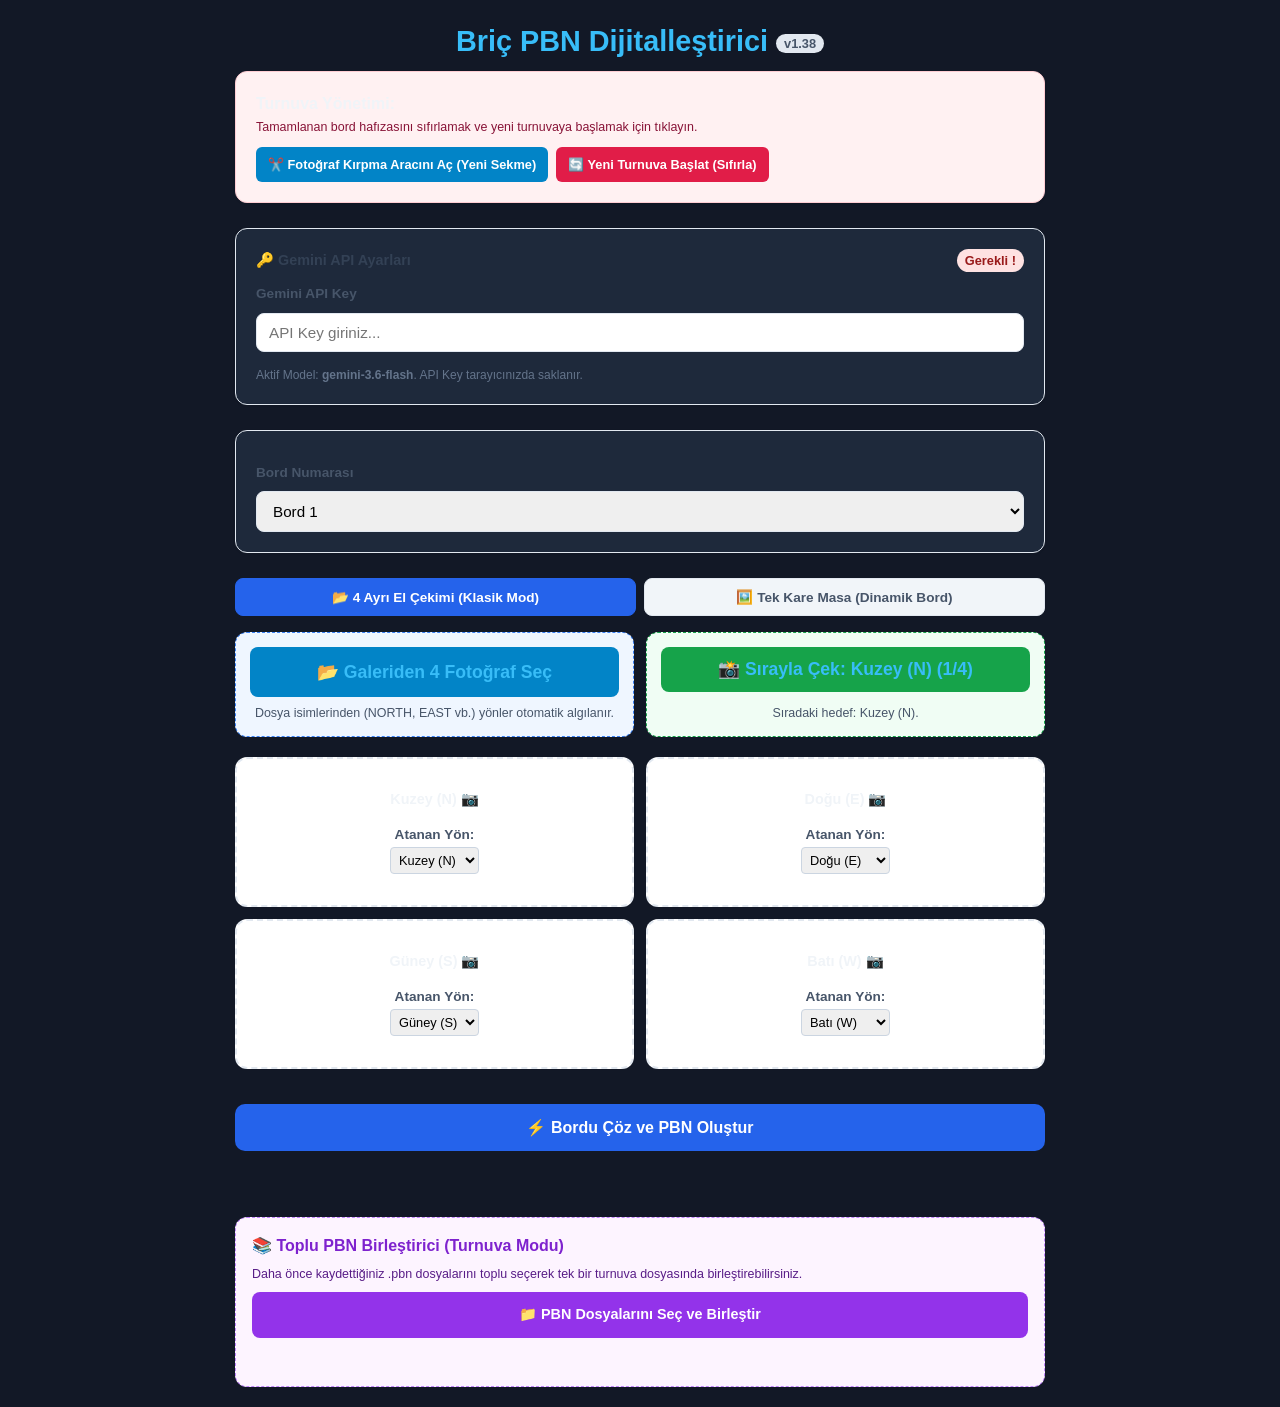
<file: index1_38.html>
<!DOCTYPE html>
<html lang="tr">
<head>
    <meta charset="UTF-8">
    <meta name="viewport" content="width=device-width, initial-scale=1.0">
    <link rel="icon" href="data:,">
    <title>Briç PBN Dijitalleştirici v1.38</title>
    <link rel="stylesheet" href="style.css">
    <link rel="stylesheet" href="cropstyle.css">
    <script src="script.js"></script>
    <script src="cropscript.js"></script>
    <script src="prompts.js"></script>
</head>
<body>

    <h1>Briç PBN Dijitalleştirici <span class="version-tag">v1.38</span></h1>

    <!-- TURNUVA YÖNETİMİ / SIFIRLAMA PANELİ VE KIRPMA ARACI BUTONU -->
    <div class="panel" style="background: #fff1f2; border-color: #fecdd3;">
        <div style="display: flex; justify-content: space-between; align-items: center; flex-wrap: wrap; gap: 10px;">
            <div>
                <strong>Turnuva Yönetimi:</strong>
                <div style="font-size: 0.78rem; color: #881337; margin-top: 2px;">Tamamlanan bord hafızasını sıfırlamak ve yeni turnuvaya başlamak için tıklayın.</div>
            </div>
            <div style="display: flex; gap: 8px; flex-wrap: wrap;">
                <a href="crop.html" target="_blank" style="background: #0284c7; color: white; border: none; padding: 8px 12px; border-radius: 6px; font-weight: 700; font-size: 0.8rem; text-decoration: none; display: inline-flex; align-items: center; gap: 4px;">✂️ Fotoğraf Kırpma Aracını Aç (Yeni Sekme)</a>
                <button onclick="resetTournamentHistory()" style="background: #e11d48; color: white; border: none; padding: 8px 12px; border-radius: 6px; font-weight: 700; font-size: 0.8rem; cursor: pointer;">🔄 Yeni Turnuva Başlat (Sıfırla)</button>
            </div>
        </div>
    </div>

    <!-- Ayarlar Paneli (API Key Accordion) -->
    <div class="panel">
        <div class="api-accordion-header" onclick="toggleApiKeyPanel()">
            <span>🔑 Gemini API Ayarları</span>
            <span id="apiKeyStatusBadge" class="version-tag">Durum Kontrol Ediliyor...</span>
        </div>
        <div id="apiKeyContent" class="field-group" style="display: none;">
            <label for="apiKey">Gemini API Key</label>
            <input type="password" id="apiKey" placeholder="API Key giriniz..." onchange="saveApiKey()">
            <div style="font-size: 0.75rem; color: #64748b; margin-top: 6px;">
                Aktif Model: <strong>gemini-3.6-flash</strong>. API Key tarayıcınızda saklanır.
            </div>
        </div>
    </div>

    <!-- Bord Seçim Paneli -->
    <div class="panel">
        <div class="field-group">
            <label for="boardNo">Bord Numarası</label>
            <select id="boardNo" onchange="checkSelectedBoardStatus()">
                <!-- Dinamik doldurulacak (1 - 32) -->
            </select>
            <div id="boardWarning" style="font-size: 0.8rem; color: #d97706; margin-top: 4px; display: none;"></div>
        </div>
    </div>

    <!-- MOD SEÇİCİ SEKMELER -->
    <div class="mode-tabs">
        <button id="tab4Photos" class="tab-btn active" onclick="switchMode('4photos')">📂 4 Ayrı El Çekimi (Klasik Mod)</button>
        <button id="tabSingleTable" class="tab-btn" onclick="switchMode('singleTable')">🖼️ Tek Kare Masa (Dinamik Bord)</button>
    </div>

    <!-- MOD 1: 4 AYRI GÖRSEL İLE ÇEKİM -->
    <div id="mode4PhotosArea">
        <div class="upload-options">
            <div class="upload-box">
                <label for="file-batch" class="btn-upload">
                    📂 Galeriden 4 Fotoğraf Seç
                </label>
                <input type="file" id="file-batch" accept="image/*" multiple style="display:none;" onchange="handleBatchFileSelect(event)">
                <div class="upload-desc">Dosya isimlerinden (NORTH, EAST vb.) yönler otomatik algılanır.</div>
            </div>

            <div class="upload-box sequential">
                <button id="btnSeqCamera" class="btn-upload seq-btn" onclick="triggerSeqCamera()">
                    📸 Sırayla Çek: Kuzey (1/4)
                </button>
                <input type="file" id="seqCameraInput" accept="image/*" capture="environment" style="display:none;" onchange="handleSeqCameraSelect(event)">
                <div id="seqDesc" class="upload-desc">Tek butonla N &rarr; E &rarr; S &rarr; W sırasıyla canlı çekim.</div>
                <span id="resetSeqBtn" class="reset-link" onclick="resetSeqFlow()">Sıralı çekimi sıfırla</span>
            </div>
        </div>

        <input type="file" id="singleFileInput" accept="image/*" style="display:none;" onchange="handleSingleFileSelect(event)">

        <!-- 4 El Önizleme VE Yön Atama Paneli -->
        <div class="hands-grid">
            <div class="hand-card" id="card-N">
                <div class="hand-label" onclick="triggerSingleUpload('N')" style="cursor:pointer;">Kuzey (N) 📷</div>
                <img id="preview-N" class="preview-img" alt="Kuzey" onclick="triggerSingleUpload('N')">
                <div style="margin-top: 8px; font-size: 0.78rem;">
                    <label style="display:block; margin-bottom: 2px; color: #475569;">Atanan Yön:</label>
                    <select id="select-dir-N" class="dir-select" onchange="handleDirSelectChange('N', this.value)" style="width: 100%; padding: 4px; font-size: 0.8rem; border-radius: 4px; border: 1px solid #cbd5e1;">
                        <option value="N" selected>Kuzey (N)</option>
                        <option value="E">Doğu (E)</option>
                        <option value="S">Güney (S)</option>
                        <option value="W">Batı (W)</option>
                    </select>
                </div>
            </div>
            
            <div class="hand-card" id="card-E">
                <div class="hand-label" onclick="triggerSingleUpload('E')" style="cursor:pointer;">Doğu (E) 📷</div>
                <img id="preview-E" class="preview-img" alt="Doğu" onclick="triggerSingleUpload('E')">
                <div style="margin-top: 8px; font-size: 0.78rem;">
                    <label style="display:block; margin-bottom: 2px; color: #475569;">Atanan Yön:</label>
                    <select id="select-dir-E" class="dir-select" onchange="handleDirSelectChange('E', this.value)" style="width: 100%; padding: 4px; font-size: 0.8rem; border-radius: 4px; border: 1px solid #cbd5e1;">
                        <option value="N">Kuzey (N)</option>
                        <option value="E" selected>Doğu (E)</option>
                        <option value="S">Güney (S)</option>
                        <option value="W">Batı (W)</option>
                    </select>
                </div>
            </div>

            <div class="hand-card" id="card-S">
                <div class="hand-label" onclick="triggerSingleUpload('S')" style="cursor:pointer;">Güney (S) 📷</div>
                <img id="preview-S" class="preview-img" alt="Güney" onclick="triggerSingleUpload('S')">
                <div style="margin-top: 8px; font-size: 0.78rem;">
                    <label style="display:block; margin-bottom: 2px; color: #475569;">Atanan Yön:</label>
                    <select id="select-dir-S" class="dir-select" onchange="handleDirSelectChange('S', this.value)" style="width: 100%; padding: 4px; font-size: 0.8rem; border-radius: 4px; border: 1px solid #cbd5e1;">
                        <option value="N">Kuzey (N)</option>
                        <option value="E">Doğu (E)</option>
                        <option value="S" selected>Güney (S)</option>
                        <option value="W">Batı (W)</option>
                    </select>
                </div>
            </div>

            <div class="hand-card" id="card-W">
                <div class="hand-label" onclick="triggerSingleUpload('W')" style="cursor:pointer;">Batı (W) 📷</div>
                <img id="preview-W" class="preview-img" alt="Batı" onclick="triggerSingleUpload('W')">
                <div style="margin-top: 8px; font-size: 0.78rem;">
                    <label style="display:block; margin-bottom: 2px; color: #475569;">Atanan Yön:</label>
                    <select id="select-dir-W" class="dir-select" onchange="handleDirSelectChange('W', this.value)" style="width: 100%; padding: 4px; font-size: 0.8rem; border-radius: 4px; border: 1px solid #cbd5e1;">
                        <option value="N">Kuzey (N)</option>
                        <option value="E">Doğu (E)</option>
                        <option value="S">Güney (S)</option>
                        <option value="W" selected>Batı (W)</option>
                    </select>
                </div>
            </div>
        </div>
    </div>

    <!-- MOD 2: TEK KARE MASA VE DİNAMİK BORD OKUMA -->
    <div id="modeSingleTableArea" style="display: none;">
        <div class="upload-box" style="background: #faf5ff; border-color: #a855f7; padding: 20px;">
            
            <div style="display: flex; gap: 10px; justify-content: center; flex-wrap: wrap;">
                <label for="singleTableCameraInput" class="btn-upload" style="background: #9333ea; flex: 1; min-width: 140px; margin: 0;">
                    📸 Kameradan Çek
                </label>
                <input type="file" id="singleTableCameraInput" accept="image/*" capture="environment" style="display:none;" onchange="handleSingleTableSelect(event)">

                <label for="singleTableGalleryInput" class="btn-upload" style="background: #6b21a8; flex: 1; min-width: 140px; margin: 0;">
                    📂 Galeriden Seç
                </label>
                <input type="file" id="singleTableGalleryInput" accept="image/*" style="display:none;" onchange="handleSingleTableSelect(event)">
            </div>

            <div class="upload-desc" style="margin-top: 12px; font-size: 0.85rem; color: #581c87;">
                Masanın ortasındaki plastik briç kutusunu (board tray) ve 4 eldeki tüm kartları kapsayan tek bir fotoğraf seçin veya çekin.
            </div>
            <img id="previewSingleTable" class="single-table-preview" alt="Masa Görseli">
        </div>
    </div>

    <button id="btnProcess" class="btn-main" onclick="processBoard()" style="margin-top: 15px;">⚡ Bordu Çöz ve PBN Oluştur</button>
    <div id="status" class="status-box"></div>

    <!-- Sonuç Paneli -->
    <div class="panel" id="resultPanel" style="display: none;">
        <div id="validationBox" class="validation-report"></div>
        
        <label>Üretilen PBN Metni (Doğrudan düzenlenebilir):</label>
        <textarea id="pbnOutput"></textarea>
        
        <div class="action-row">
            <button class="btn-action btn-copy" onclick="copyPbn()">📋 PBN'i Kopyala</button>
            <button class="btn-action btn-download-single" onclick="downloadSinglePbn()">💾 Bord PBN ve Arşiv İndir</button>
        </div>

        <div class="inspector-title">🔍 Hızlı Kontrol - Briç Eli Görünümü</div>
        <div class="inspector-grid" id="handsInspector"></div>
    </div>

    <!-- PBN BİRLEŞTİRİCİ (TURNUVA MODÜLÜ) -->
    <div class="merger-panel">
        <div class="merger-title">📚 Toplu PBN Birleştirici (Turnuva Modu)</div>
        <div class="upload-desc" style="margin-bottom: 10px; text-align: left; color: #581c87;">
            Daha önce kaydettiğiniz .pbn dosyalarını toplu seçerek tek bir turnuva dosyasında birleştirebilirsiniz.
        </div>
        <label for="mergeFileInput" class="btn-merge-select">
            📁 PBN Dosyalarını Seç ve Birleştir
        </label>
        <input type="file" id="mergeFileInput" accept=".pbn" multiple style="display:none;" onchange="handlePbnBatchMerge(event)">
        <div id="mergeStatus" class="status-box" style="margin-top: 8px; color: #7e22ce;"></div>
    </div>

</body>
</html>
</file>
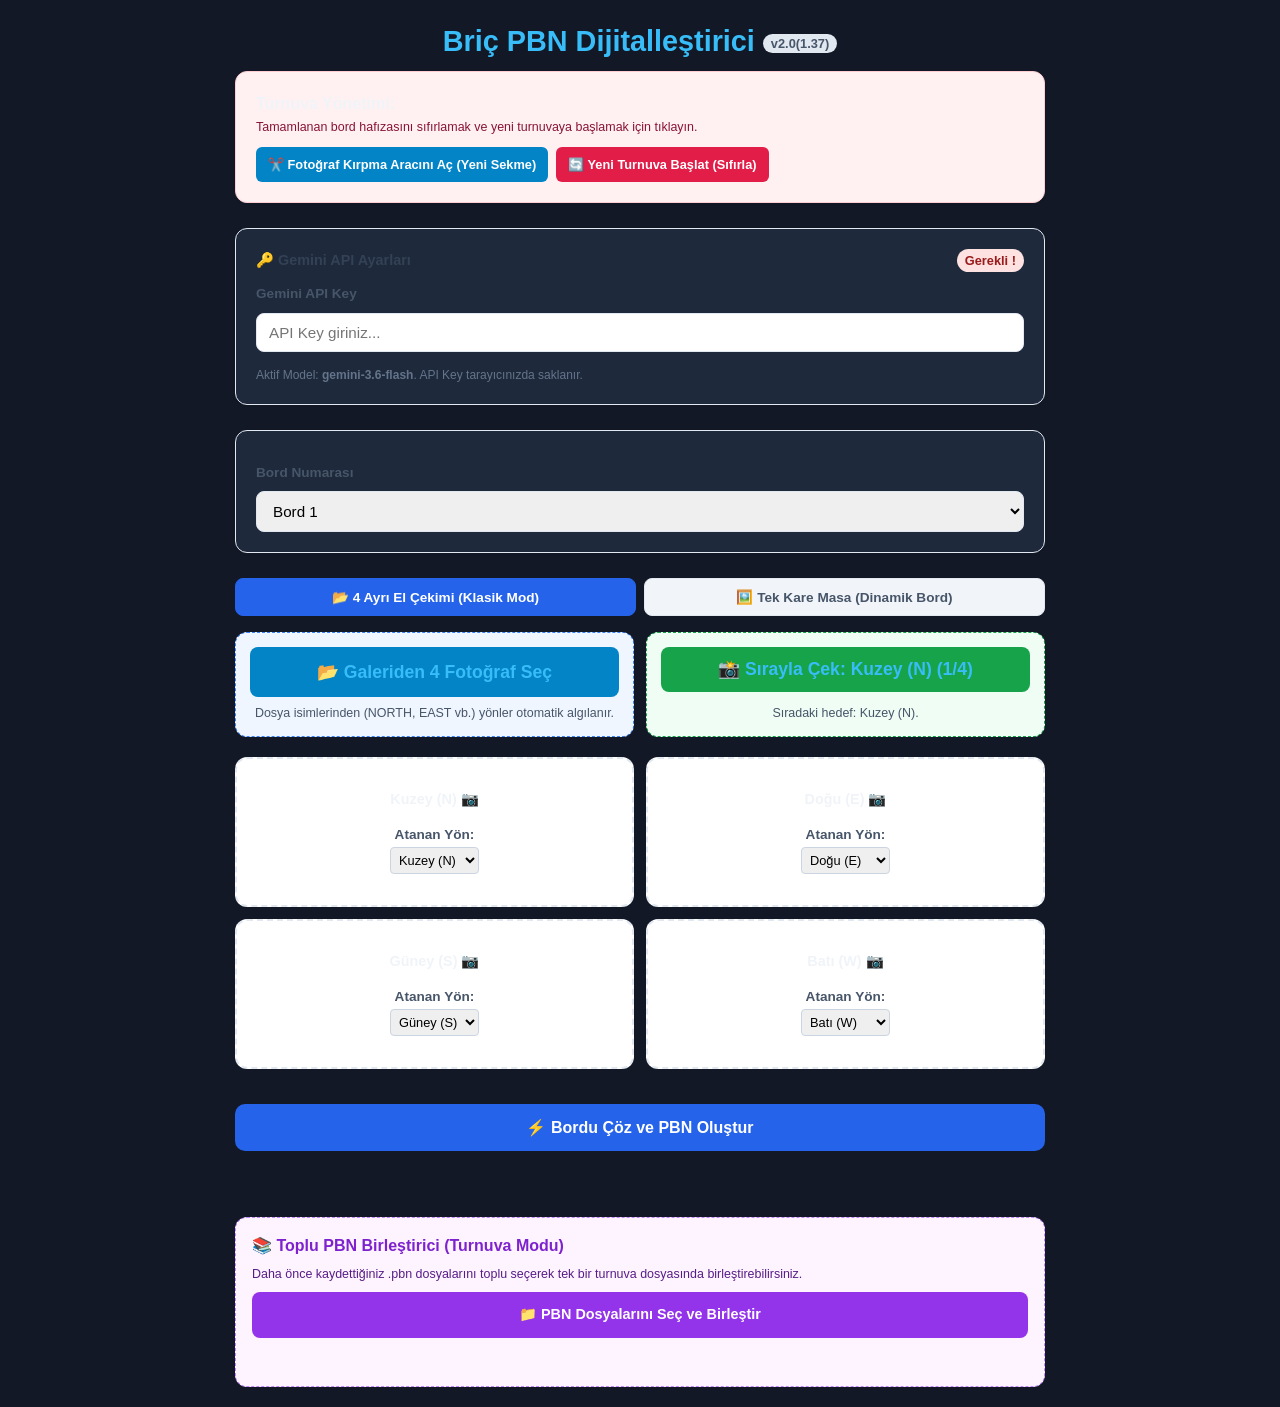
<file: index2_0.html>
<!DOCTYPE html>
<html lang="tr">
<head>
    <meta charset="UTF-8">
    <meta name="viewport" content="width=device-width, initial-scale=1.0">
    <link rel="icon" href="data:,">
    <title>Briç PBN Dijitalleştirici v2.0(1.37)</title>
    <link rel="stylesheet" href="style.css">
    <link rel="stylesheet" href="cropstyle.css">
    <script src="script_1.js"></script>
    <script src="script_2.js"></script>
    <script src="cropscript.js"></script>
    <script src="prompts.js"></script>
</head>
<body>

    <h1>Briç PBN Dijitalleştirici <span class="version-tag">v2.0(1.37)</span></h1>

    <!-- TURNUVA YÖNETİMİ / SIFIRLAMA PANELİ VE KIRPMA ARACI BUTONU -->
    <div class="panel" style="background: #fff1f2; border-color: #fecdd3;">
        <div style="display: flex; justify-content: space-between; align-items: center; flex-wrap: wrap; gap: 10px;">
            <div>
                <strong>Turnuva Yönetimi:</strong>
                <div style="font-size: 0.78rem; color: #881337; margin-top: 2px;">Tamamlanan bord hafızasını sıfırlamak ve yeni turnuvaya başlamak için tıklayın.</div>
            </div>
            <div style="display: flex; gap: 8px; flex-wrap: wrap;">
                <a href="crop.html" target="_blank" style="background: #0284c7; color: white; border: none; padding: 8px 12px; border-radius: 6px; font-weight: 700; font-size: 0.8rem; text-decoration: none; display: inline-flex; align-items: center; gap: 4px;">✂️ Fotoğraf Kırpma Aracını Aç (Yeni Sekme)</a>
                <button onclick="resetTournamentHistory()" style="background: #e11d48; color: white; border: none; padding: 8px 12px; border-radius: 6px; font-weight: 700; font-size: 0.8rem; cursor: pointer;">🔄 Yeni Turnuva Başlat (Sıfırla)</button>
            </div>
        </div>
    </div>

    <!-- Ayarlar Paneli (API Key Accordion) -->
    <div class="panel">
        <div class="api-accordion-header" onclick="toggleApiKeyPanel()">
            <span>🔑 Gemini API Ayarları</span>
            <span id="apiKeyStatusBadge" class="version-tag">Durum Kontrol Ediliyor...</span>
        </div>
        <div id="apiKeyContent" class="field-group" style="display: none;">
            <label for="apiKey">Gemini API Key</label>
            <input type="password" id="apiKey" placeholder="API Key giriniz..." onchange="saveApiKey()">
            <div style="font-size: 0.75rem; color: #64748b; margin-top: 6px;">
                Aktif Model: <strong>gemini-3.6-flash</strong>. API Key tarayıcınızda saklanır.
            </div>
        </div>
    </div>

    <!-- Bord Seçim Paneli -->
    <div class="panel">
        <div class="field-group">
            <label for="boardNo">Bord Numarası</label>
            <select id="boardNo" onchange="checkSelectedBoardStatus()">
                <!-- Dinamik doldurulacak (1 - 32) -->
            </select>
            <div id="boardWarning" style="font-size: 0.8rem; color: #d97706; margin-top: 4px; display: none;"></div>
        </div>
    </div>

    <!-- MOD SEÇİCİ SEKMELER -->
    <div class="mode-tabs">
        <button id="tab4Photos" class="tab-btn active" onclick="switchMode('4photos')">📂 4 Ayrı El Çekimi (Klasik Mod)</button>
        <button id="tabSingleTable" class="tab-btn" onclick="switchMode('singleTable')">🖼️ Tek Kare Masa (Dinamik Bord)</button>
    </div>

    <!-- MOD 1: 4 AYRI GÖRSEL İLE ÇEKİM -->
    <div id="mode4PhotosArea">
        <div class="upload-options">
            <div class="upload-box">
                <label for="file-batch" class="btn-upload">
                    📂 Galeriden 4 Fotoğraf Seç
                </label>
                <input type="file" id="file-batch" accept="image/*" multiple style="display:none;" onchange="handleBatchFileSelect(event)">
                <div class="upload-desc">Dosya isimlerinden (NORTH, EAST vb.) yönler otomatik algılanır.</div>
            </div>

            <div class="upload-box sequential">
                <button id="btnSeqCamera" class="btn-upload seq-btn" onclick="triggerSeqCamera()">
                    📸 Sırayla Çek: Kuzey (1/4)
                </button>
                <input type="file" id="seqCameraInput" accept="image/*" capture="environment" style="display:none;" onchange="handleSeqCameraSelect(event)">
                <div id="seqDesc" class="upload-desc">Tek butonla N &rarr; E &rarr; S &rarr; W sırasıyla canlı çekim.</div>
                <span id="resetSeqBtn" class="reset-link" onclick="resetSeqFlow()">Sıralı çekimi sıfırla</span>
            </div>
        </div>

        <input type="file" id="singleFileInput" accept="image/*" style="display:none;" onchange="handleSingleFileSelect(event)">

        <!-- 4 El Önizleme VE Yön Atama Paneli -->
        <div class="hands-grid">
            <div class="hand-card" id="card-N">
                <div class="hand-label" onclick="triggerSingleUpload('N')" style="cursor:pointer;">Kuzey (N) 📷</div>
                <img id="preview-N" class="preview-img" alt="Kuzey" onclick="triggerSingleUpload('N')">
                <div style="margin-top: 8px; font-size: 0.78rem;">
                    <label style="display:block; margin-bottom: 2px; color: #475569;">Atanan Yön:</label>
                    <select id="select-dir-N" class="dir-select" onchange="handleDirSelectChange('N', this.value)" style="width: 100%; padding: 4px; font-size: 0.8rem; border-radius: 4px; border: 1px solid #cbd5e1;">
                        <option value="N" selected>Kuzey (N)</option>
                        <option value="E">Doğu (E)</option>
                        <option value="S">Güney (S)</option>
                        <option value="W">Batı (W)</option>
                    </select>
                </div>
            </div>
            
            <div class="hand-card" id="card-E">
                <div class="hand-label" onclick="triggerSingleUpload('E')" style="cursor:pointer;">Doğu (E) 📷</div>
                <img id="preview-E" class="preview-img" alt="Doğu" onclick="triggerSingleUpload('E')">
                <div style="margin-top: 8px; font-size: 0.78rem;">
                    <label style="display:block; margin-bottom: 2px; color: #475569;">Atanan Yön:</label>
                    <select id="select-dir-E" class="dir-select" onchange="handleDirSelectChange('E', this.value)" style="width: 100%; padding: 4px; font-size: 0.8rem; border-radius: 4px; border: 1px solid #cbd5e1;">
                        <option value="N">Kuzey (N)</option>
                        <option value="E" selected>Doğu (E)</option>
                        <option value="S">Güney (S)</option>
                        <option value="W">Batı (W)</option>
                    </select>
                </div>
            </div>

            <div class="hand-card" id="card-S">
                <div class="hand-label" onclick="triggerSingleUpload('S')" style="cursor:pointer;">Güney (S) 📷</div>
                <img id="preview-S" class="preview-img" alt="Güney" onclick="triggerSingleUpload('S')">
                <div style="margin-top: 8px; font-size: 0.78rem;">
                    <label style="display:block; margin-bottom: 2px; color: #475569;">Atanan Yön:</label>
                    <select id="select-dir-S" class="dir-select" onchange="handleDirSelectChange('S', this.value)" style="width: 100%; padding: 4px; font-size: 0.8rem; border-radius: 4px; border: 1px solid #cbd5e1;">
                        <option value="N">Kuzey (N)</option>
                        <option value="E">Doğu (E)</option>
                        <option value="S" selected>Güney (S)</option>
                        <option value="W">Batı (W)</option>
                    </select>
                </div>
            </div>

            <div class="hand-card" id="card-W">
                <div class="hand-label" onclick="triggerSingleUpload('W')" style="cursor:pointer;">Batı (W) 📷</div>
                <img id="preview-W" class="preview-img" alt="Batı" onclick="triggerSingleUpload('W')">
                <div style="margin-top: 8px; font-size: 0.78rem;">
                    <label style="display:block; margin-bottom: 2px; color: #475569;">Atanan Yön:</label>
                    <select id="select-dir-W" class="dir-select" onchange="handleDirSelectChange('W', this.value)" style="width: 100%; padding: 4px; font-size: 0.8rem; border-radius: 4px; border: 1px solid #cbd5e1;">
                        <option value="N">Kuzey (N)</option>
                        <option value="E">Doğu (E)</option>
                        <option value="S">Güney (S)</option>
                        <option value="W" selected>Batı (W)</option>
                    </select>
                </div>
            </div>
        </div>
    </div>

    <!-- MOD 2: TEK KARE MASA VE DİNAMİK BORD OKUMA -->
    <div id="modeSingleTableArea" style="display: none;">
        <div class="upload-box" style="background: #faf5ff; border-color: #a855f7; padding: 20px;">
            
            <div style="display: flex; gap: 10px; justify-content: center; flex-wrap: wrap;">
                <label for="singleTableCameraInput" class="btn-upload" style="background: #9333ea; flex: 1; min-width: 140px; margin: 0;">
                    📸 Kameradan Çek
                </label>
                <input type="file" id="singleTableCameraInput" accept="image/*" capture="environment" style="display:none;" onchange="handleSingleTableSelect(event)">

                <label for="singleTableGalleryInput" class="btn-upload" style="background: #6b21a8; flex: 1; min-width: 140px; margin: 0;">
                    📂 Galeriden Seç
                </label>
                <input type="file" id="singleTableGalleryInput" accept="image/*" style="display:none;" onchange="handleSingleTableSelect(event)">
            </div>

            <div class="upload-desc" style="margin-top: 12px; font-size: 0.85rem; color: #581c87;">
                Masanın ortasındaki plastik briç kutusunu (board tray) ve 4 eldeki tüm kartları kapsayan tek bir fotoğraf seçin veya çekin.
            </div>
            <img id="previewSingleTable" class="single-table-preview" alt="Masa Görseli">
        </div>
    </div>

    <button id="btnProcess" class="btn-main" onclick="processBoard()" style="margin-top: 15px;">⚡ Bordu Çöz ve PBN Oluştur</button>
    <div id="status" class="status-box"></div>

    <!-- Sonuç Paneli -->
    <div class="panel" id="resultPanel" style="display: none;">
        <div id="validationBox" class="validation-report"></div>
        
        <label>Üretilen PBN Metni (Doğrudan düzenlenebilir):</label>
        <textarea id="pbnOutput"></textarea>
        
        <div class="action-row">
            <button class="btn-action btn-copy" onclick="copyPbn()">📋 PBN'i Kopyala</button>
            <button class="btn-action btn-download-single" onclick="downloadSinglePbn()">💾 Bord PBN ve Arşiv İndir</button>
        </div>

        <div class="inspector-title">🔍 Hızlı Kontrol - Briç Eli Görünümü</div>
        <div class="inspector-grid" id="handsInspector"></div>
    </div>

    <!-- PBN BİRLEŞTİRİCİ (TURNUVA MODÜLÜ) -->
    <div class="merger-panel">
        <div class="merger-title">📚 Toplu PBN Birleştirici (Turnuva Modu)</div>
        <div class="upload-desc" style="margin-bottom: 10px; text-align: left; color: #581c87;">
            Daha önce kaydettiğiniz .pbn dosyalarını toplu seçerek tek bir turnuva dosyasında birleştirebilirsiniz.
        </div>
        <label for="mergeFileInput" class="btn-merge-select">
            📁 PBN Dosyalarını Seç ve Birleştir
        </label>
        <input type="file" id="mergeFileInput" accept=".pbn" multiple style="display:none;" onchange="handlePbnBatchMerge(event)">
        <div id="mergeStatus" class="status-box" style="margin-top: 8px; color: #7e22ce;"></div>
    </div>

</body>
</html>
</file>
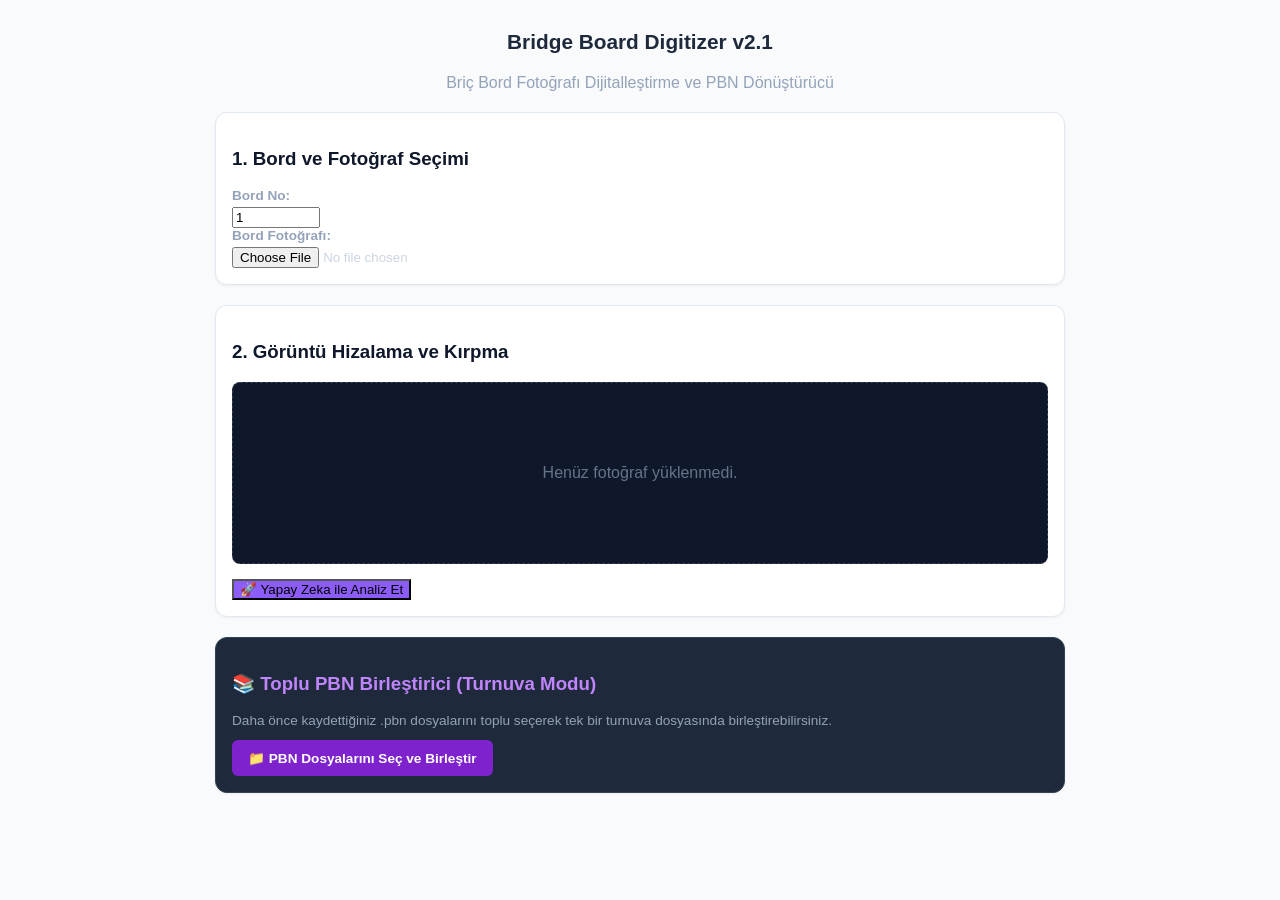
<file: index2_2HATALI.html>
<!DOCTYPE html>
<html lang="tr">
<head>
    <meta charset="UTF-8">
    <meta name="viewport" content="width=device-width, initial-scale=1.0">
    <title>Bridge Board Digitizer v2.2</title>
    <link rel="stylesheet" href="style.css">
</head>
<body>
    <div class="container">
        <header style="margin-bottom: 20px; text-align: center;">
            <h1>Bridge Board Digitizer v2.1</h1>
            <p style="color: #94a3b8;">Briç Bord Fotoğrafı Dijitalleştirme ve PBN Dönüştürücü</p>
        </header>

        <!-- 1. KONTROL VE YÜKLEME PANELİ -->
        <div class="panel">
            <h3>1. Bord ve Fotoğraf Seçimi</h3>
            <div class="flex-row" style="margin-top: 15px;">
                <div>
                    <label for="board-number" style="display: block; font-size: 0.85rem; color: #94a3b8; margin-bottom: 4px;">Bord No:</label>
                    <input type="number" id="board-number" value="1" min="1" max="99" style="width: 80px;">
                </div>
                <div style="flex-grow: 1;">
                    <label for="imageInput" style="display: block; font-size: 0.85rem; color: #94a3b8; margin-bottom: 4px;">Bord Fotoğrafı:</label>
                    <input type="file" id="imageInput" accept="image/*" style="color: #cbd5e1;">
                </div>
            </div>
        </div>

        <!-- 2. GÖRSEL KIRPMA / ÖNİZLEME ALANI -->
        <div class="panel" id="crop-panel">
            <h3>2. Görüntü Hizalama ve Kırpma</h3>
            <div style="margin-top: 15px; text-align: center; background: #0f172a; padding: 15px; border-radius: 8px; border: 1px dashed #334155; min-height: 150px; display: flex; align-items: center; justify-content: center;">
                <div id="crop-container" style="max-width: 100%; overflow: hidden;">
                    <canvas id="cropCanvas" style="max-width: 100%; height: auto; display: none;"></canvas>
                    <p id="crop-placeholder" style="color: #64748b;">Henüz fotoğraf yüklenmedi.</p>
                </div>
            </div>
            <div style="margin-top: 15px; display: flex; gap: 10px;">
                <button class="btn" id="btn-analyze" style="background: #8b5cf6;">🚀 Yapay Zeka ile Analiz Et</button>
            </div>
        </div>

        <!-- 3. ANALİZ SONUÇLARI VE 52 KART DOĞRULAMA MODÜLÜ -->
        <div class="panel" id="results-panel" style="display: none;">
            <h3>3. Analiz Sonuçları ve Kart Düzenleme</h3>
            <div id="deck-validation-status" class="status-banner" style="margin-top: 10px;"></div>

            <!-- Kart Editör Tablosu -->
            <div id="hands-editor-container" style="margin-top: 15px; overflow-x: auto;"></div>
        </div>

        <!-- 4. HIZLI KONTROL - GÖRSEL EL GÖRÜNÜMÜ -->
        <div class="panel" id="inspectorPanel" style="display: none;">
            <div style="color: #38bdf8; font-weight: bold; margin-bottom: 12px; font-size: 1.05rem;">🔍 Hızlı Kontrol - Briç Eli Görünümü</div>
            <div id="handsInspector" style="display: grid; grid-template-columns: repeat(auto-fit, minmax(220px, 1fr)); gap: 12px;"></div>
        </div>

        <!-- 5. PBN VE GÖRSEL DOSYA YÖNETİMİ -->
        <div class="panel" id="pbn-panel" style="display: none;">
            <h3>4. PBN ve Görsel Dosya Yönetimi</h3>
            <div style="margin-bottom: 10px;">
                <textarea id="pbn-output" readonly style="width: 100%; height: 120px; background: #0f172a; color: #38bdf8; font-family: monospace; padding: 10px; border-radius: 6px; border: 1px solid #334155;"></textarea>
            </div>
            <div style="display: flex; gap: 10px; flex-wrap: wrap;">
                <button class="btn" id="btn-copy-pbn">📋 PBN Kopyala</button>
                <button class="btn btn-success" id="btn-download-pbn">💾 Mevcut PBN İndir</button>
                <button class="btn" id="btn-download-image" style="background: #0ea5e9;">🖼️ 4 Yön Görselini İndir</button>
                <button class="btn" id="btn-export-all-pbn" style="background: #8b5cf6;">📦 Tüm Bordları Tek PBN Olarak İndir</button>
                <button class="btn" id="btn-reset-memory" style="background: #ef4444;">🗑️ Hafızayı Sıfırla</button>
            </div>
        </div>

        <!-- 6. TOPLU PBN BİRLEŞTİRİCİ (TURNUVA MODÜLÜ) -->
        <div class="panel" style="background: #1e293b; border: 1px solid #334155; margin-top: 20px;">
            <h3 style="color: #c084fc;">📚 Toplu PBN Birleştirici (Turnuva Modu)</h3>
            <p style="font-size: 0.85rem; color: #94a3b8; margin: 8px 0 12px 0;">
                Daha önce kaydettiğiniz .pbn dosyalarını toplu seçerek tek bir turnuva dosyasında birleştirebilirsiniz.
            </p>
            <label for="mergeFileInput" class="btn" style="background: #7e22ce; display: inline-block; cursor: pointer; color: white; padding: 10px 16px; border-radius: 6px; font-weight: bold;">
                📁 PBN Dosyalarını Seç ve Birleştir
            </label>
            <input type="file" id="mergeFileInput" accept=".pbn" multiple style="display:none;">
            <div id="mergeStatus" class="status-banner status-info" style="margin-top: 10px; display: none;"></div>
        </div>
    </div>

    <!-- Script Bağlantıları -->
    <script src="script1.js"></script>
    <script src="script2.js"></script>
</body>
</html>
</file>
<file: style.css>
:root {
            --primary: #2563eb;
            --bg: #f8fafc;
            --card-bg: #ffffff;
            --text: #0f172a;
            --border: #e2e8f0;
            --success: #16a34a;
            --warning: #d97706;
            --danger: #dc2626;
        }

        body {
            font-family: -apple-system, BlinkMacSystemFont, "Segoe UI", Roboto, sans-serif;
            background-color: var(--bg);
            color: var(--text);
            margin: 0;
            padding: 16px;
            max-width: 850px;
            margin-left: auto;
            margin-right: auto;
        }

        h1 {
            font-size: 1.3rem;
            text-align: center;
            margin-bottom: 20px;
            color: #1e293b;
        }

        .version-tag {
            font-size: 0.8rem;
            background: #e2e8f0;
            padding: 2px 8px;
            border-radius: 12px;
            color: #475569;
            vertical-align: middle;
        }

        .panel {
            background: var(--card-bg);
            border: 1px solid var(--border);
            border-radius: 12px;
            padding: 16px;
            margin-bottom: 20px;
            box-shadow: 0 1px 3px rgba(0,0,0,0.05);
        }

        .api-accordion-header {
            display: flex;
            justify-content: space-between;
            align-items: center;
            cursor: pointer;
            font-weight: 700;
            font-size: 0.9rem;
            color: #334155;
            user-select: none;
        }

        .api-accordion-header:hover {
            color: var(--primary);
        }

        .mode-tabs {
            display: flex;
            gap: 8px;
            margin-bottom: 16px;
        }

        .tab-btn {
            flex: 1;
            padding: 10px;
            border: 1px solid var(--border);
            background: #f1f5f9;
            border-radius: 8px;
            font-weight: 700;
            font-size: 0.85rem;
            color: #475569;
            cursor: pointer;
            text-align: center;
            transition: all 0.2s ease;
        }

        .tab-btn.active {
            background: var(--primary);
            color: white;
            border-color: var(--primary);
        }

        .upload-options {
            display: grid;
            grid-template-columns: 1fr 1fr;
            gap: 12px;
            margin-bottom: 20px;
        }

        @media (max-width: 600px) {
            .upload-options {
                grid-template-columns: 1fr;
            }
        }

        .upload-box {
            background: #eff6ff;
            border: 1.5px dashed #3b82f6;
            border-radius: 12px;
            padding: 14px;
            text-align: center;
            display: flex;
            flex-direction: column;
            justify-content: space-between;
            align-items: center;
        }

        .upload-box.sequential {
            background: #f0fdf4;
            border-color: #16a34a;
        }

        .btn-upload {
            background: #0284c7;
            color: white;
            padding: 12px 14px;
            border-radius: 8px;
            font-weight: 700;
            font-size: 0.88rem;
            cursor: pointer;
            width: 100%;
            box-sizing: border-box;
            border: none;
            display: inline-block;
        }

        .btn-upload.seq-btn {
            background: #16a34a;
        }

        .upload-desc {
            font-size: 0.78rem;
            color: #475569;
            margin-top: 8px;
            line-height: 1.3;
        }

        .reset-link {
            font-size: 0.75rem;
            color: #dc2626;
            text-decoration: underline;
            cursor: pointer;
            margin-top: 6px;
            display: none;
        }

        .field-group {
            display: flex;
            flex-direction: column;
            gap: 8px;
            margin-top: 12px;
        }

        label {
            font-size: 0.85rem;
            font-weight: 600;
            color: #475569;
        }

        input[type="password"], input[type="text"], select {
            padding: 10px 12px;
            border: 1px solid var(--border);
            border-radius: 8px;
            font-size: 0.95rem;
            outline: none;
        }

        input:focus, select:focus {
            border-color: var(--primary);
        }

        .hands-grid {
            display: grid;
            grid-template-columns: 1fr 1fr;
            gap: 12px;
            margin-bottom: 20px;
        }

        .hand-card {
            background: var(--card-bg);
            border: 2px dashed var(--border);
            border-radius: 12px;
            padding: 12px;
            text-align: center;
            position: relative;
            display: flex;
            flex-direction: column;
            align-items: center;
            justify-content: center;
            min-height: 150px;
            cursor: pointer;
        }

        .hand-card.has-image {
            border-style: solid;
            border-color: var(--success);
            background-color: #f0fdf4;
        }

        .hand-label {
            font-weight: 700;
            font-size: 0.9rem;
            margin-bottom: 6px;
        }

        .preview-img {
            max-width: 100%;
            max-height: 130px;
            width: auto;
            border-radius: 6px;
            object-fit: contain;
            background: #ffffff;
            border: 1px solid #cbd5e1;
            margin-top: 4px;
            display: none;
        }

        .single-table-preview {
            max-width: 100%;
            max-height: 300px;
            border-radius: 8px;
            margin-top: 10px;
            display: none;
            border: 1px solid var(--border);
        }

        .btn-main {
            width: 100%;
            background: var(--primary);
            color: white;
            border: none;
            padding: 14px;
            border-radius: 10px;
            font-size: 1rem;
            font-weight: 700;
            cursor: pointer;
            transition: background 0.2s;
        }

        .btn-main:disabled {
            background: #94a3b8;
            cursor: not-allowed;
        }

        .status-box {
            margin-top: 12px;
            font-size: 0.9rem;
            text-align: center;
            color: #64748b;
            min-height: 24px;
            white-space: pre-wrap;
        }

        .validation-report {
            border-radius: 8px;
            padding: 12px;
            margin-bottom: 12px;
            font-size: 0.88rem;
            line-height: 1.5;
        }

        .validation-report.success {
            background-color: #f0fdf4;
            border: 1px solid #bbf7d0;
            color: #166534;
        }

        .validation-report.warning {
            background-color: #fffbeb;
            border: 1px solid #fef08a;
            color: #92400e;
        }

        textarea {
            width: 100%;
            height: 140px;
            font-family: monospace;
            font-size: 0.85rem;
            padding: 10px;
            border: 1px solid var(--border);
            border-radius: 8px;
            box-sizing: border-box;
            resize: vertical;
            margin-top: 10px;
            background: #ffffff;
        }

        .action-row {
            display: flex;
            gap: 10px;
            margin-top: 8px;
            margin-bottom: 16px;
            flex-wrap: wrap;
        }

        .btn-action {
            flex: 1;
            padding: 10px 14px;
            border-radius: 6px;
            font-size: 0.85rem;
            font-weight: 700;
            cursor: pointer;
            border: none;
            color: white;
            text-align: center;
        }

        .btn-copy { background: #475569; }
        .btn-download-single { background: var(--success); }

        .merger-panel {
            background: #fdf4ff;
            border: 1px dashed #c084fc;
            border-radius: 12px;
            padding: 16px;
            margin-top: 30px;
        }

        .merger-title {
            font-weight: 800;
            font-size: 1rem;
            color: #7e22ce;
            margin-bottom: 8px;
        }

        .btn-merge-select {
            background: #9333ea;
            color: white;
            padding: 12px 16px;
            border-radius: 8px;
            font-weight: 700;
            font-size: 0.9rem;
            cursor: pointer;
            border: none;
            width: 100%;
            display: inline-block;
            box-sizing: border-box;
            text-align: center;
        }

        .inspector-title {
            font-size: 1rem;
            font-weight: 800;
            color: #0f172a;
            margin-top: 16px;
            margin-bottom: 12px;
            border-bottom: 2px solid #cbd5e1;
            padding-bottom: 6px;
        }

        .inspector-grid {
            display: grid;
            grid-template-columns: 1fr 1fr;
            gap: 12px;
        }

        @media (max-width: 600px) {
            .inspector-grid {
                grid-template-columns: 1fr;
            }
        }

        .inspector-hand {
            background: #ffffff;
            border: 2px solid #cbd5e1;
            border-radius: 10px;
            padding: 12px;
            box-shadow: 0 1px 3px rgba(0,0,0,0.05);
        }

        .inspector-hand-title {
            font-weight: 800;
            font-size: 1.05rem;
            color: #1e293b;
            border-bottom: 2px solid #e2e8f0;
            padding-bottom: 6px;
            margin-bottom: 8px;
        }

        .suit-line {
            display: flex;
            align-items: center;
            gap: 10px;
            line-height: 1.6;
            margin-bottom: 2px;
        }

        .suit-sym {
            font-weight: 900;
            font-size: 1.3rem;
            width: 22px;
            display: inline-block;
            text-align: center;
        }

        .suit-black { color: #000000; }
        .suit-red { color: #dc2626; }

        .suit-cards {
            letter-spacing: 2.5px;
            font-weight: 800;
            font-size: 1.1rem;
            color: #0f172a;
        }
</file>
<file: cropstyle.css>
* { box-sizing: border-box; margin: 0; padding: 0; }
        body { font-family: -apple-system, BlinkMacSystemFont, "Segoe UI", Roboto, Helvetica, Arial, sans-serif; background: #121826; color: #f0f4f8; padding: 20px; line-height: 1.5; }
        .container { max-width: 1100px; margin: 0 auto; }
        header { text-align: center; margin-bottom: 25px; padding-bottom: 15px; border-bottom: 1px solid #2a3447; }
        h1 { font-size: 1.8rem; color: #38bdf8; margin-bottom: 8px; }
        .badge { background: #0284c7; color: #fff; padding: 2px 8px; border-radius: 6px; font-size: 0.8rem; vertical-align: middle; }
        p.subtitle { color: #94a3b8; font-size: 0.95rem; }

        .panel { background: #1e293b; padding: 20px; border-radius: 12px; margin-bottom: 25px; }
        .upload-area { background: #1e293b; border: 2px dashed #38bdf8; border-radius: 12px; padding: 25px; text-align: center; margin-bottom: 20px; cursor: pointer; transition: border-color 0.2s; }
        .upload-area:hover { border-color: #7dd3fc; }
        .btn-upload { color: #38bdf8; font-weight: 700; font-size: 1.1rem; }
        .upload-hint { color: #94a3b8; font-size: 0.85rem; margin-top: 8px; display: block; }

        .btn { display: inline-block; background: #0284c7; color: white; padding: 10px 20px; border-radius: 8px; font-weight: 600; cursor: pointer; border: none; font-size: 0.95rem; transition: background 0.2s; text-decoration: none; margin: 4px; }
        .btn:hover { background: #0369a1; }
        .btn:disabled { background: #334155; color: #64748b; cursor: not-allowed; opacity: 0.6; }
        .btn-success { background: #10b981; }
        .btn-success:hover { background: #059669; }
        .btn-large { width: 100%; padding: 14px; font-size: 1.1rem; margin-top: 15px; }

        /* MANUEL SLIDER PANELSİ */
        .controls-card { background: #0f172a; padding: 18px; border-radius: 10px; margin-bottom: 20px; border: 1px solid #334155; }
        .controls-card h3 { font-size: 1rem; color: #f1f5f9; margin-bottom: 15px; border-bottom: 1px solid #1e293b; padding-bottom: 8px; }
        .grid-controls { display: grid; grid-template-columns: repeat(auto-fit, minmax(220px, 1fr)); gap: 15px; }
        .control-group { background: #1e293b; padding: 12px; border-radius: 8px; }
        .control-group label { display: block; font-size: 0.85rem; color: #cbd5e1; margin-bottom: 6px; }
        .control-group input[type="range"] { width: 100%; cursor: pointer; }
        .val-badge { float: right; color: #38bdf8; font-weight: bold; }

        /* UYARI BANNERI */
        .status-banner { padding: 12px 16px; border-radius: 8px; margin-bottom: 20px; font-size: 0.95rem; text-align: center; }
        .status-info { background: #0f172a; border: 1px solid #38bdf8; color: #7dd3fc; }
        .status-success { background: #064e3b; border: 1px solid #10b981; color: #6ee7b7; }

        /* KADRAJ GRID DÜZENİ */
        .table-grid { display: flex; flex-direction: column; align-items: center; gap: 15px; margin: 20px 0; }
        .grid-middle-row { display: flex; justify-content: center; gap: 15px; width: 100%; flex-wrap: wrap; }

        .crop-card { background: #1e293b; border-radius: 12px; border: 1px solid #334155; padding: 12px; width: 280px; display: flex; flex-direction: column; align-items: center; transition: all 0.2s; }
        .crop-card.is-north { border: 2px solid #38bdf8; box-shadow: 0 0 12px rgba(56, 189, 248, 0.3); }
        .crop-card.is-assigned { border: 1px solid #10b981; }

        .region-label { font-size: 0.85rem; color: #94a3b8; font-weight: 600; text-transform: uppercase; margin-bottom: 6px; }

        /* YÖN ETİKETLERİ */
        .dir-badge { font-size: 0.8rem; font-weight: 700; padding: 4px 10px; border-radius: 20px; margin-bottom: 8px; }
        .dir-badge.unassigned { background: #334155; color: #94a3b8; }
        .dir-badge.badge-N { background: #0284c7; color: #fff; }
        .dir-badge.badge-E { background: #d97706; color: #fff; }
        .dir-badge.badge-S { background: #16a34a; color: #fff; }
        .dir-badge.badge-W { background: #9333ea; color: #fff; }

        /* GÖRSEL BOYUT KISITLAMASI */
        .crop-preview-img { width: 100%; max-height: 200px; object-fit: contain; border-radius: 6px; border: 1px solid #0f172a; background: #090d16; margin: 8px 0; display: block; }

        .btn-set-north { background: #0f172a; color: #38bdf8; border: 1px solid #38bdf8; padding: 8px 12px; border-radius: 6px; font-size: 0.85rem; font-weight: 600; cursor: pointer; width: 100%; margin-top: 6px; transition: all 0.2s; }
        .btn-set-north:hover { background: #38bdf8; color: #0f172a; }

        .info-box { background: #1e293b; border-left: 4px solid #38bdf8; padding: 15px; border-radius: 4px; margin-top: 25px; font-size: 0.9rem; color: #cbd5e1; }
        .info-box ul { margin-left: 20px; margin-top: 8px; }
        .info-box li { margin-bottom: 4px; }
</file>
